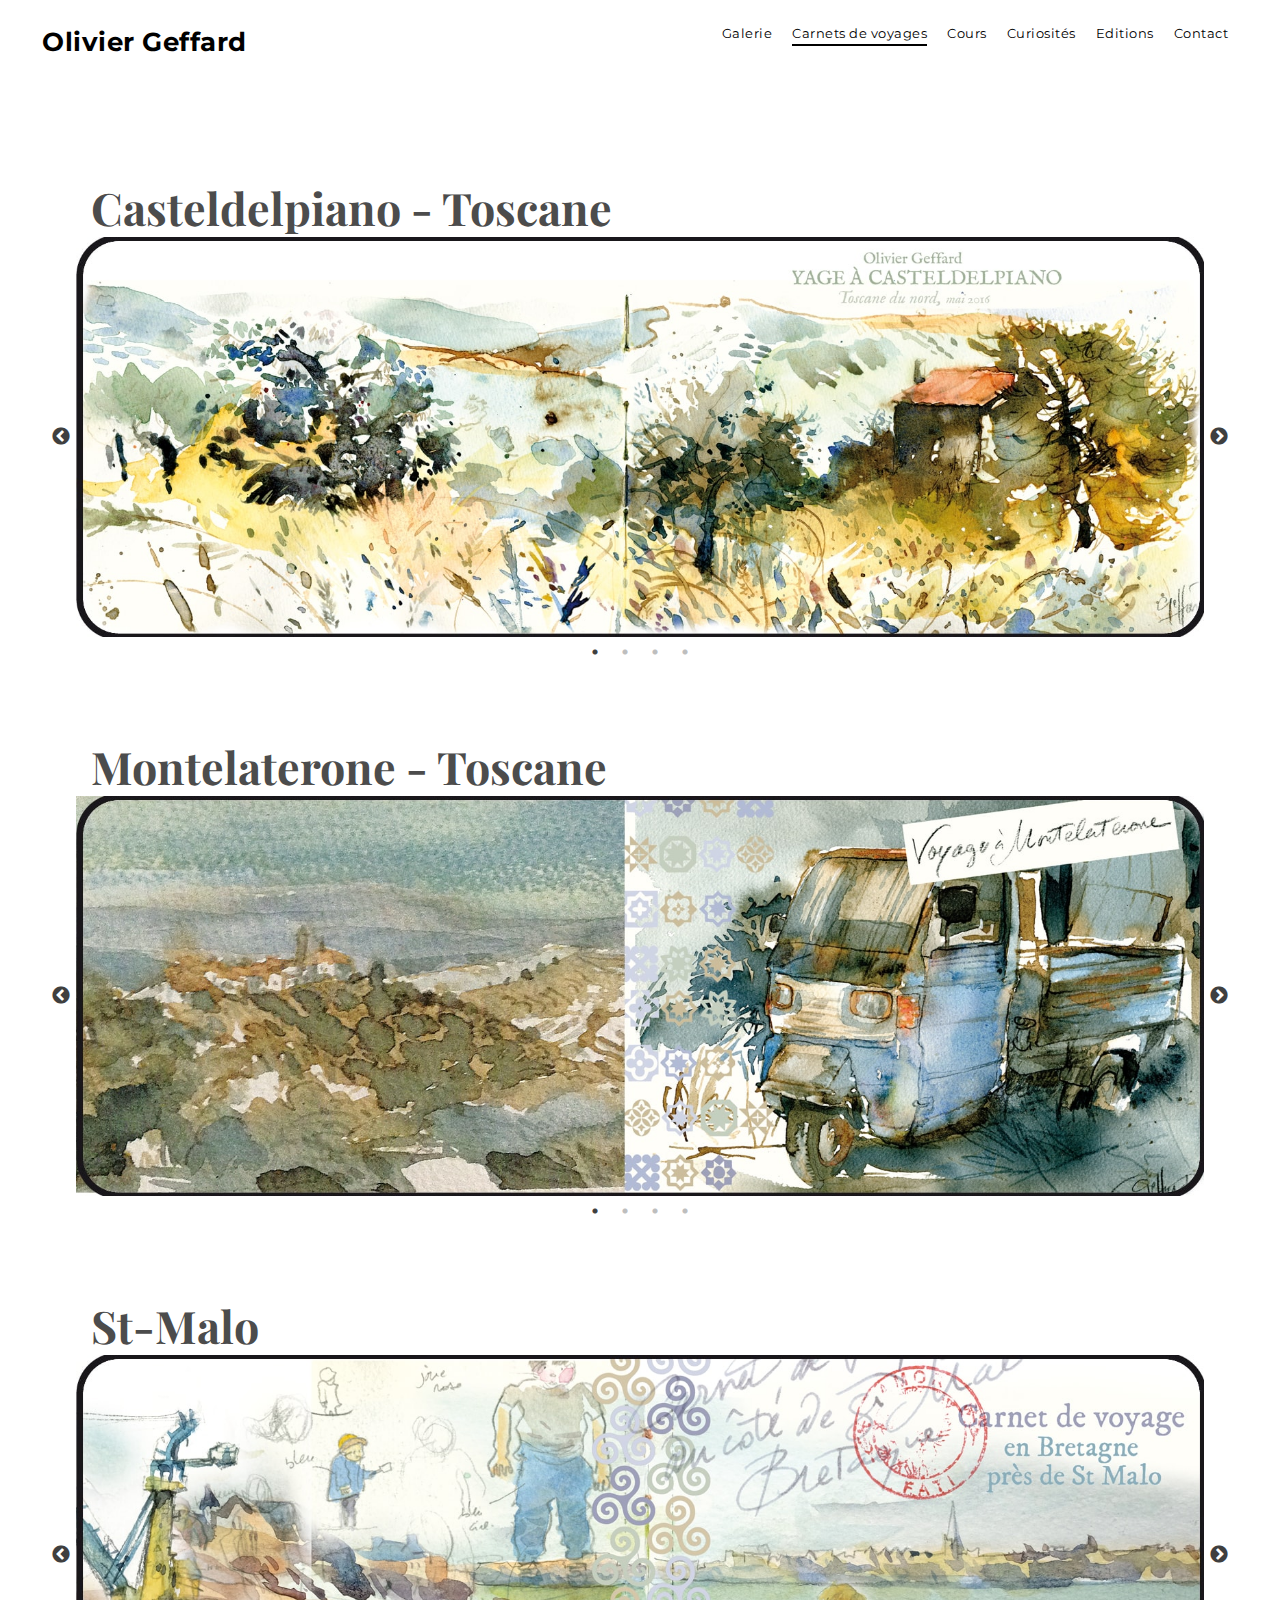
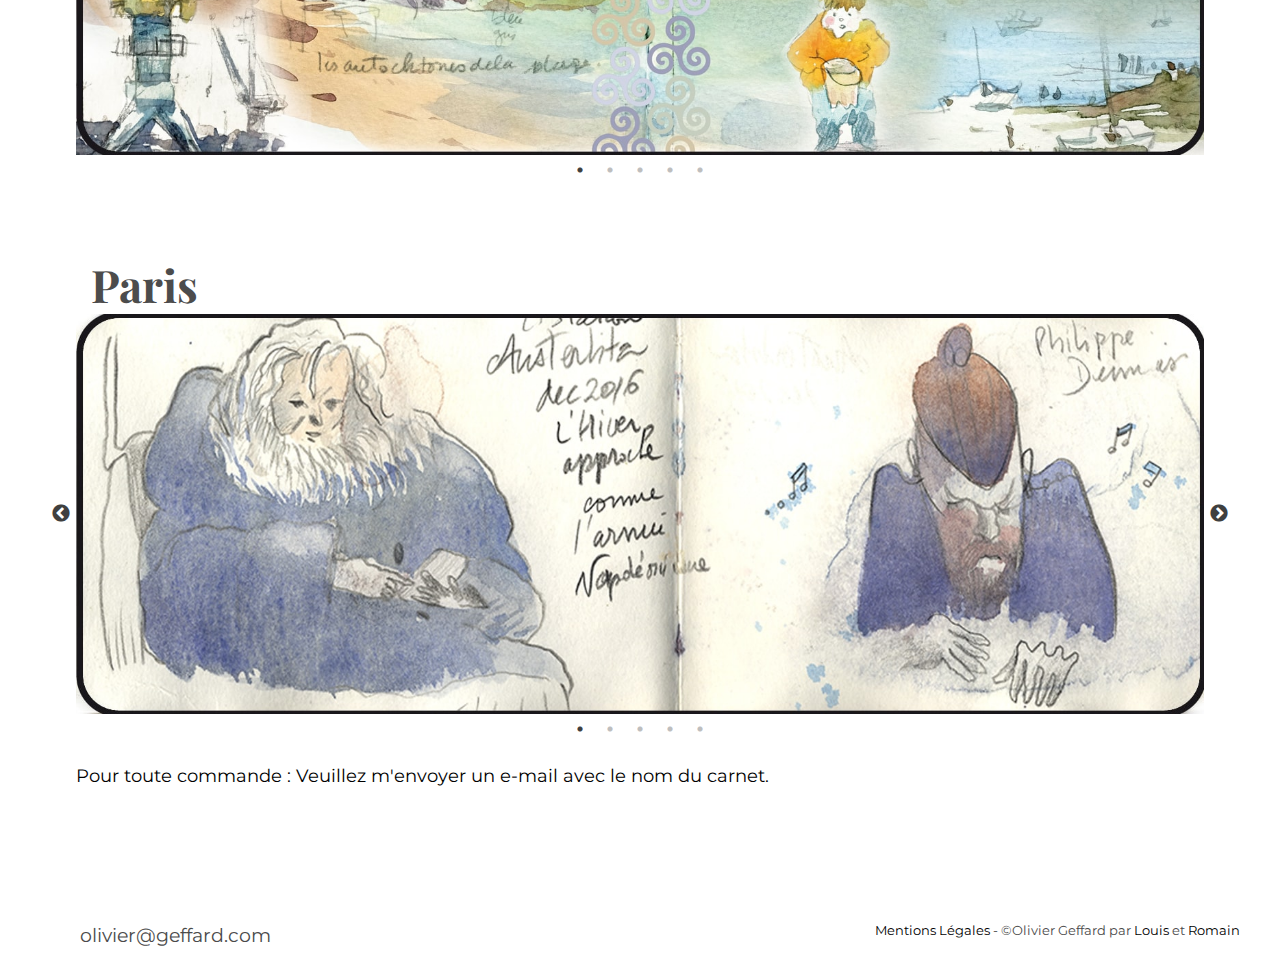
<file: pages/carnet.html>
<!DOCTYPE html>
<html lang="fr" dir="ltr">

<head>
    <meta charset="utf-8">
    <title>Olivier Geffard - Carnets de voyage, Toscane, ST-Malo, Paris</title>
    <meta name="description" content="Olivier Geffard, artiste peintre spécialisé dans les aquarelles, vous présente ses carnets de voyage, Toscane, Paris, Saint-Malo etc..." />
    <link rel="shortcut icon" href="../images/favicon.jpg"/>
    <link rel="stylesheet" href="../style/style.css">
    <link rel="stylesheet" type="text/css" href="../src/slick/slick.css"/>
    <link rel="stylesheet" type="text/css" href="../src/slick/slick-theme.css"/>
    <meta name="viewport" content="width=device-width, initial-scale=1.0">
    <link rel="stylesheet" href="https://use.fontawesome.com/releases/v5.0.13/css/all.css" integrity="sha384-DNOHZ68U8hZfKXOrtjWvjxusGo9WQnrNx2sqG0tfsghAvtVlRW3tvkXWZh58N9jp" crossorigin="anonymous">
</head>

<body>
  <div class="contener_carnets">
    <div class="header">
        <div class="hamburger">
          <input type="checkbox" class="openSidebarMenu" id="openSidebarMenu">
          <label for="openSidebarMenu" class="sidebarIconToggle">
            <div class="spinner diagonal part-1"></div>
            <div class="spinner horizontal"></div>
            <div class="spinner diagonal part-2"></div>
          </label>
          <div id="sidebarMenu">
            <ul class="sidebarMenuInner">
              <li>Olivier Geffard <span>Carnets de voyage</span></li>
              <li><a href="../index.html">Accueil</a></li>
              <li><a href="gallery.html">Galerie</a></li>
              <li><a href="cours.html">Cours</a></li>
              <li><a href="curiosite.html">Curiosités</a></li>
              <li><a href="edition.html">Editions</a></li>
              <li><a href="contact.html">Contact</a></li>
            </ul>
          </div>
        </div>
        <nav>
            <h1><a href="../index.html">Olivier Geffard</a></h1>
            <ul>
                <li><a href="gallery.html">Galerie</a></li>
                <li><a class="underline" href="#">Carnets de voyages</a></li>
                <li><a href="cours.html">Cours</a></li>
                <li><a href="curiosite.html">Curiosités</a></li>
                <li><a href="edition.html">Editions</a></li>
                <li><a href="contact.html">Contact</a></li>
            </ul>
        </nav>
    </div>
    <main>
        <p class="turn_the_phone">Basculez votre téléphone en format paysage pour mieux profiter des images</p>
        <div class="slider_container">
            <h2>Casteldelpiano - Toscane</h2>
            <div class="slider gallery">
                <img src="../images/1CASTELDELPIANO.jpg" alt="Yage à Casteldelpiano - Toscane">
                <img src="../images/2CASTELDELPIANO.jpg" alt="Paysage Casteldelpiano - Toscane">
                <img src="../images/3CASTELDELPIANO.jpg" alt="Spécialité Casteldelpiano - Toscane">
                <img src="../images/4CASTELDELPIANO.jpg" alt="Champ Casteldelpiano - Toscane">
            </div>
        </div>
        <div class="slider_container">
        <h2>Montelaterone - Toscane</h2>
            <div class="slider gallery">
                <img src="../images/1MONTELATERONE.jpg" alt="Voyage à Montelaterone - Toscane">
                <img src="../images/2MONTELATERONE.jpg" alt="Paysage Montelaterone - Toscane">
                <img src="../images/3MONTELATERONE.jpg" alt="Paysage 2 Montelaterone - Toscane">
                <img src="../images/5MONTELATERONE.jpg" alt="Paysage 3 Montelaterone - Toscane">
            </div>
        </div>
        <div class="slider_container">
            <h2>St-Malo</h2>
            <div class="slider gallery">
                <img src="../images/1STMALO.jpg" alt="Voyage en Bretagne prés de ST-Malo">
                <img src="../images/2STMALO.jpg" alt="Vacancier à la plage ST-Malo">
                <img src="../images/3STMALO.jpg" alt="Paysage de ST-Malo">
                <img src="../images/4bisSTMALO.jpg" alt="Plage et mer de ST-Malo">
                <img src="../images/5STMALO.jpg" alt="Nature morte ST-Malo">
            </div>
        </div>
        <div class="slider_container">
            <h2>Paris</h2>
            <div class="slider gallery">
                <img src="../images/2Paris.jpg" alt="Métro Paris">
                <img src="../images/3Paris.jpg" alt="Bar Paris">
                <img src="../images/5Paris.jpg" alt="Rue Paris">
                <img src="../images/6Paris.jpg" alt="Comptoire Paris">
                <img src="../images/7Paris.jpg" alt="Restaurant Paris">
            </div>
            <p>Pour toute <strong>commande</strong> : Veuillez m'envoyer un e-mail avec le nom du carnet.</p>
        </div>

    </main>
    <footer>
       <div class="mail_network">
           <a href="https://www.facebook.com/olivier.geffard.5" target="_blank"><i class="fab fa-facebook"></i></a>
           <a href="https://www.instagram.com/geff0/" target="_blank"><i class="fab fa-instagram"></i></a>
           <p class="mail">olivier@geffard.com</p>
       </div>
       <div class="mention"><a href="mentions.html">Mentions Légales</a> - ©Olivier Geffard par <a href="https://www.louislemoine.me/">Louis</a> et <a href="#">Romain</a></div>
    </footer>
  </div>
  <script src="../scripts/jquery.min.js"></script>
  <script src="../src/slick/slick.min.js"></script>
  <script src="../scripts/slickconfig.js"></script>
</body>

</html>
</file>
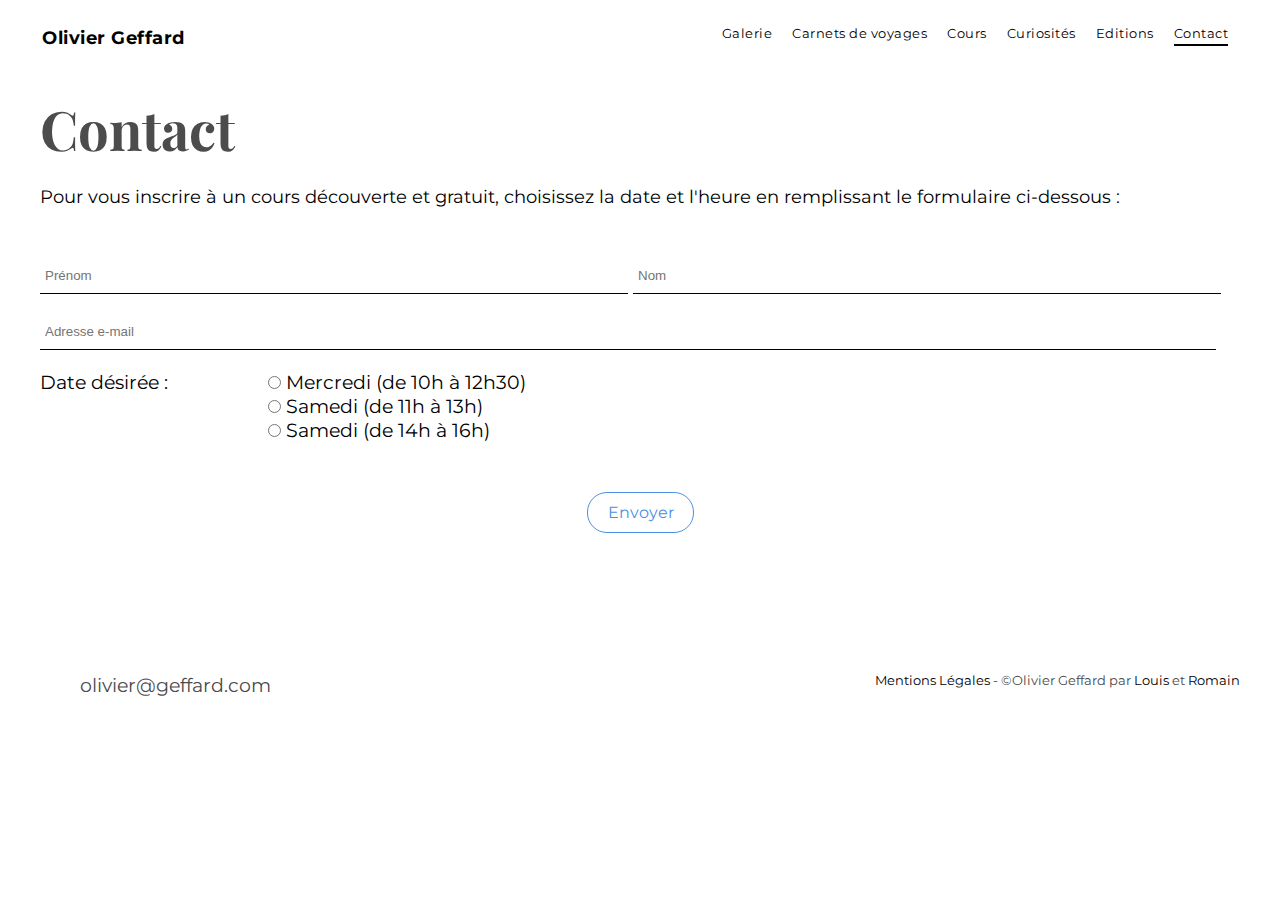
<file: pages/contact.html>
<!DOCTYPE html>
<html lang="fr" dir="ltr">
    <head>
        <meta charset="utf-8">
        <title>Olivier Geffard - Contact</title>
        <meta name="description" content=" Contactez Olivier Geffard afin de prendre un cours d'Aquarelle à Paris" />
        <link rel="shortcut icon" href="../images/favicon.jpg"/>
        <link rel="stylesheet" href="../style/style.css">
        <link rel="stylesheet" href="https://use.fontawesome.com/releases/v5.0.13/css/all.css" integrity="sha384-DNOHZ68U8hZfKXOrtjWvjxusGo9WQnrNx2sqG0tfsghAvtVlRW3tvkXWZh58N9jp" crossorigin="anonymous">
        <meta name="viewport" content="width=device-width, initial-scale=1.0">
    </head>
    <body>
        <div class="contener_contact">
            <div class="header">
              <div class="hamburger">
                <input type="checkbox" class="openSidebarMenu" id="openSidebarMenu">
                <label for="openSidebarMenu" class="sidebarIconToggle">
                  <div class="spinner diagonal part-1"></div>
                  <div class="spinner horizontal"></div>
                  <div class="spinner diagonal part-2"></div>
                </label>
                <div id="sidebarMenu">
                  <ul class="sidebarMenuInner">
                    <li>Olivier Geffard <span>Contact</span></li>
                    <li><a href="../index.html">Accueil</a></li>
                    <li><a href="gallery.html">Galerie</a></li>
                    <li><a href="carnet.html">Carnets de voyages</a></li>
                    <li><a href="cours.html">Cours</a></li>
                    <li><a href="edition.html">Editions</a></li>
                    <li><a href="curiosite.html">Curiosités</a></li>
                  </ul>
                </div>
              </div>
              <nav>
                  <p><a href="../index.html">Olivier Geffard</a></p> <!-- lien vers accueil à mettre-->
                  <ul>
                      <li><a href="gallery.html">Galerie</a></li>
                      <li><a href="carnet.html">Carnets de voyages</a></li>
                      <li><a href="cours.html">Cours</a></li>
                      <li><a href="curiosite.html">Curiosités</a></li>
                      <li><a href="edition.html">Editions</a></li>
                      <li><a class="underline" href="#">Contact</a></li>
                  </ul>
              </nav>
            </div>
            <main>
                <h1>Contact</h1>
                <p>Pour vous inscrire à <strong>un cours découverte et gratuit</strong>, choisissez la date et l'heure en remplissant le formulaire ci-dessous : </p>
                <form class="" action="index.html" method="post">
                    <div class="name">
                        <input type="text" id="name" name="" value="" placeholder="Prénom">
                        <input type="text" id="surname" name="" value="" placeholder="Nom">
                    </div>
                    <input type="email" id="inputmail" class="inputmail" name="" value="" placeholder="Adresse e-mail">
                    <div class="date">
                        <label for="">Date désirée :</label>
                        <div class="choix_date">
                            <div class="">
                                <input type="radio" id="contactChoice1"
                                 name="contact" value="">
                                <label for="contactChoice1">Mercredi (de 10h à 12h30)</label>
                            </div>
                            <div class="">
                                <input type="radio" id="contactChoice2"
                                 name="contact" value="">
                                <label for="contactChoice2">Samedi (de 11h à 13h)</label>
                            </div>
                            <div class="">
                                <input type="radio" id="contactChoice3"
                                 name="contact" value="">
                                <label for="contactChoice3">Samedi (de 14h à 16h)</label>
                            </div>
                        </div>
                    </div>
                </form>
                <a id="mail" href="mailto:olivier@geffard.com?subject=Prise de cours&amp;body=Le corps du message">Envoyer</a>
            </main>
            <footer>
               <div class="mail_network">
                   <a href="https://www.facebook.com/olivier.geffard.5" target="_blank"><i class="fab fa-facebook"></i></a>
                   <a href="https://www.instagram.com/geff0/" target="_blank"><i class="fab fa-instagram"></i></a>
                   <p class="mail">olivier@geffard.com</p>
               </div>
               <div class="mention"><a href="mentions.html">Mentions Légales</a> - ©Olivier Geffard par <a href="https://www.louislemoine.me/">Louis</a> et <a href="#">Romain</a></div>
            </footer>
        </div>
        <script src="../scripts/mail.js"></script>
    </body>
</html>
</file>
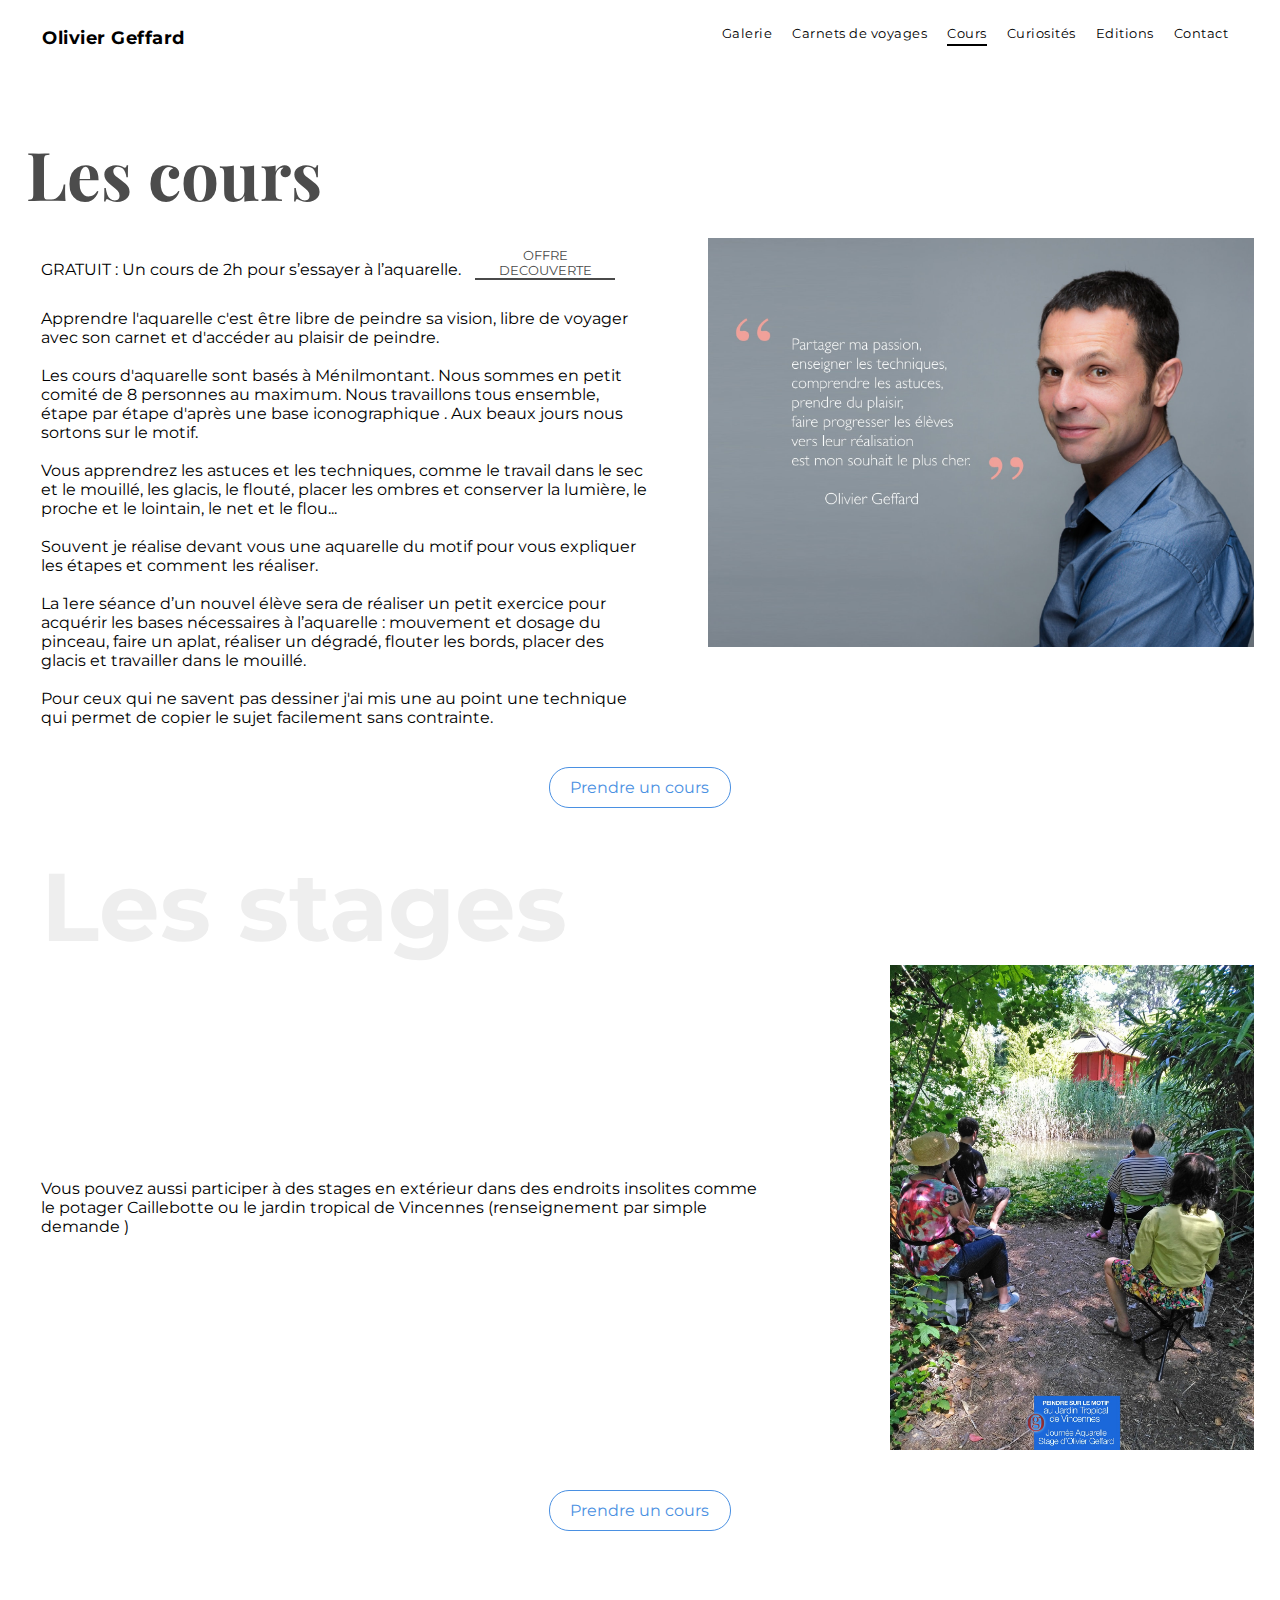
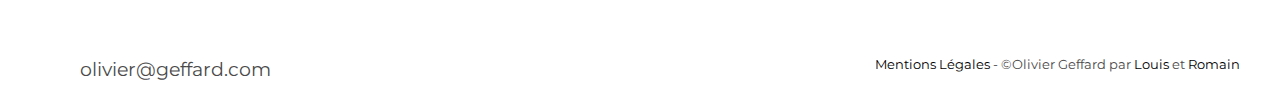
<file: pages/cours.html>
<!DOCTYPE html>
<html lang="fr" dir="ltr">

<head>
    <meta charset="utf-8">
    <title>Olivier Geffard - Cours Aquarelle Paris</title>
    <meta name="description" content="Cours d'aquarelle à Paris avec Olivier Geffard, artiste peintre passionné -1er Séance gratuite " />
    <link rel="shortcut icon" href="../images/favicon.jpg"/>
    <link rel="stylesheet" href="../style/style.css">
    <link rel="stylesheet" href="https://use.fontawesome.com/releases/v5.0.13/css/all.css" integrity="sha384-DNOHZ68U8hZfKXOrtjWvjxusGo9WQnrNx2sqG0tfsghAvtVlRW3tvkXWZh58N9jp" crossorigin="anonymous">
    <meta name="viewport" content="width=device-width, initial-scale=1.0">
</head>

<body>
  <div class="contener_cours">
    <div class="header">
        <div class="hamburger">
          <input type="checkbox" class="openSidebarMenu" id="openSidebarMenu">
          <label for="openSidebarMenu" class="sidebarIconToggle">
            <div class="spinner diagonal part-1"></div>
            <div class="spinner horizontal"></div>
            <div class="spinner diagonal part-2"></div>
          </label>
          <div id="sidebarMenu">
            <ul class="sidebarMenuInner">
              <li>Olivier Geffard <span>Cours</span></li>
              <li><a href="../index.html">Accueil</a></li>
              <li><a href="gallery.html">Galerie</a></li>
              <li><a href="carnet.html">Carnets de voyages</a></li>
              <li><a href="curiosite.html">Curiosités</a></li>
              <li><a href="edition.html">Editions</a></li>
              <li><a href="contact.html">Contact</a></li>
            </ul>
          </div>
        </div>
        <nav>
            <p><a href="../index.html">Olivier Geffard</a></p>
            <ul>
                <li><a href="gallery.html">Galerie</a></li>
                <li><a href="carnet.html">Carnets de voyages</a></li>
                <li><a class="underline" href="#">Cours</a></li>
                <li><a href="curiosite.html">Curiosités</a></li>
                <li><a href="edition.html">Editions</a></li>
                <li><a href="contact.html">Contact</a></li>
            </ul>
        </nav>
    </div>
    <main>
      <h1>Les cours</h1>
      <div class="cours_contenue">
        <p>
          <strong>GRATUIT :
          Un cours de 2h
          pour s’essayer à l’aquarelle.</strong>
          <a href="contact.html">OFFRE DECOUVERTE</a>
          <br><br>
          Apprendre l'aquarelle c'est être libre de peindre sa vision,
          libre de voyager avec son carnet et d'accéder au plaisir de peindre.
          <br><br>
          Les cours d'aquarelle sont basés à Ménilmontant.
          Nous sommes en petit comité de 8 personnes au maximum.
          Nous travaillons tous ensemble,
          étape par étape d'après une base iconographique .
          Aux beaux jours nous sortons sur le motif.
          <br><br>
          Vous apprendrez les astuces et les techniques,
          comme le travail dans le  sec et le mouillé, les glacis, le flouté,
          placer les ombres et conserver la lumière, le proche et le lointain, le net et le flou...
          <br><br>
          Souvent je réalise devant vous une aquarelle du motif
          pour vous expliquer les étapes et comment les réaliser.
          <br><br>
          La 1ere séance d’un nouvel élève sera de réaliser un petit exercice
          pour acquérir les bases nécessaires à l’aquarelle :
          mouvement et dosage du pinceau,
          faire un aplat, réaliser un dégradé, flouter les bords,
          placer des glacis et travailler dans le mouillé.
          <br><br>
          Pour ceux qui ne savent pas dessiner
          j'ai mis une au point une technique
          qui permet de copier le sujet facilement sans contrainte.
        </p>
        <img src="../images/portraitprof.jpg" alt="Citation du proffesseur d'aquarelle">
      </div>
      <a href="contact.html">Prendre un cours</a>
      <h2>Les stages</h2>
      <div class="cours_contenue">
        <p class="center">
          Vous pouvez aussi participer à des <strong>stages en extérieur</strong>
          dans des endroits insolites comme le potager Caillebotte
          ou le jardin tropical de Vincennes (renseignement par simple demande )
        </p>
        <img src="../images/cours.jpeg" alt="Image de cours en extérieur à Paris">
      </div>
      <a href="contact.html">Prendre un cours</a>
    </main>
    <footer>
       <div class="mail_network">
           <a href="https://www.facebook.com/olivier.geffard.5" target="_blank"><i class="fab fa-facebook"></i></a>
           <a href="https://www.instagram.com/geff0/" target="_blank"><i class="fab fa-instagram"></i></a>
           <p class="mail">olivier@geffard.com</p>
       </div>
       <div class="mention"><a href="mentions.html">Mentions Légales</a> - ©Olivier Geffard par <a href="https://www.louislemoine.me/">Louis</a> et <a href="#">Romain</a></div>
    </footer>
  </div>
</body>

</html>
</file>
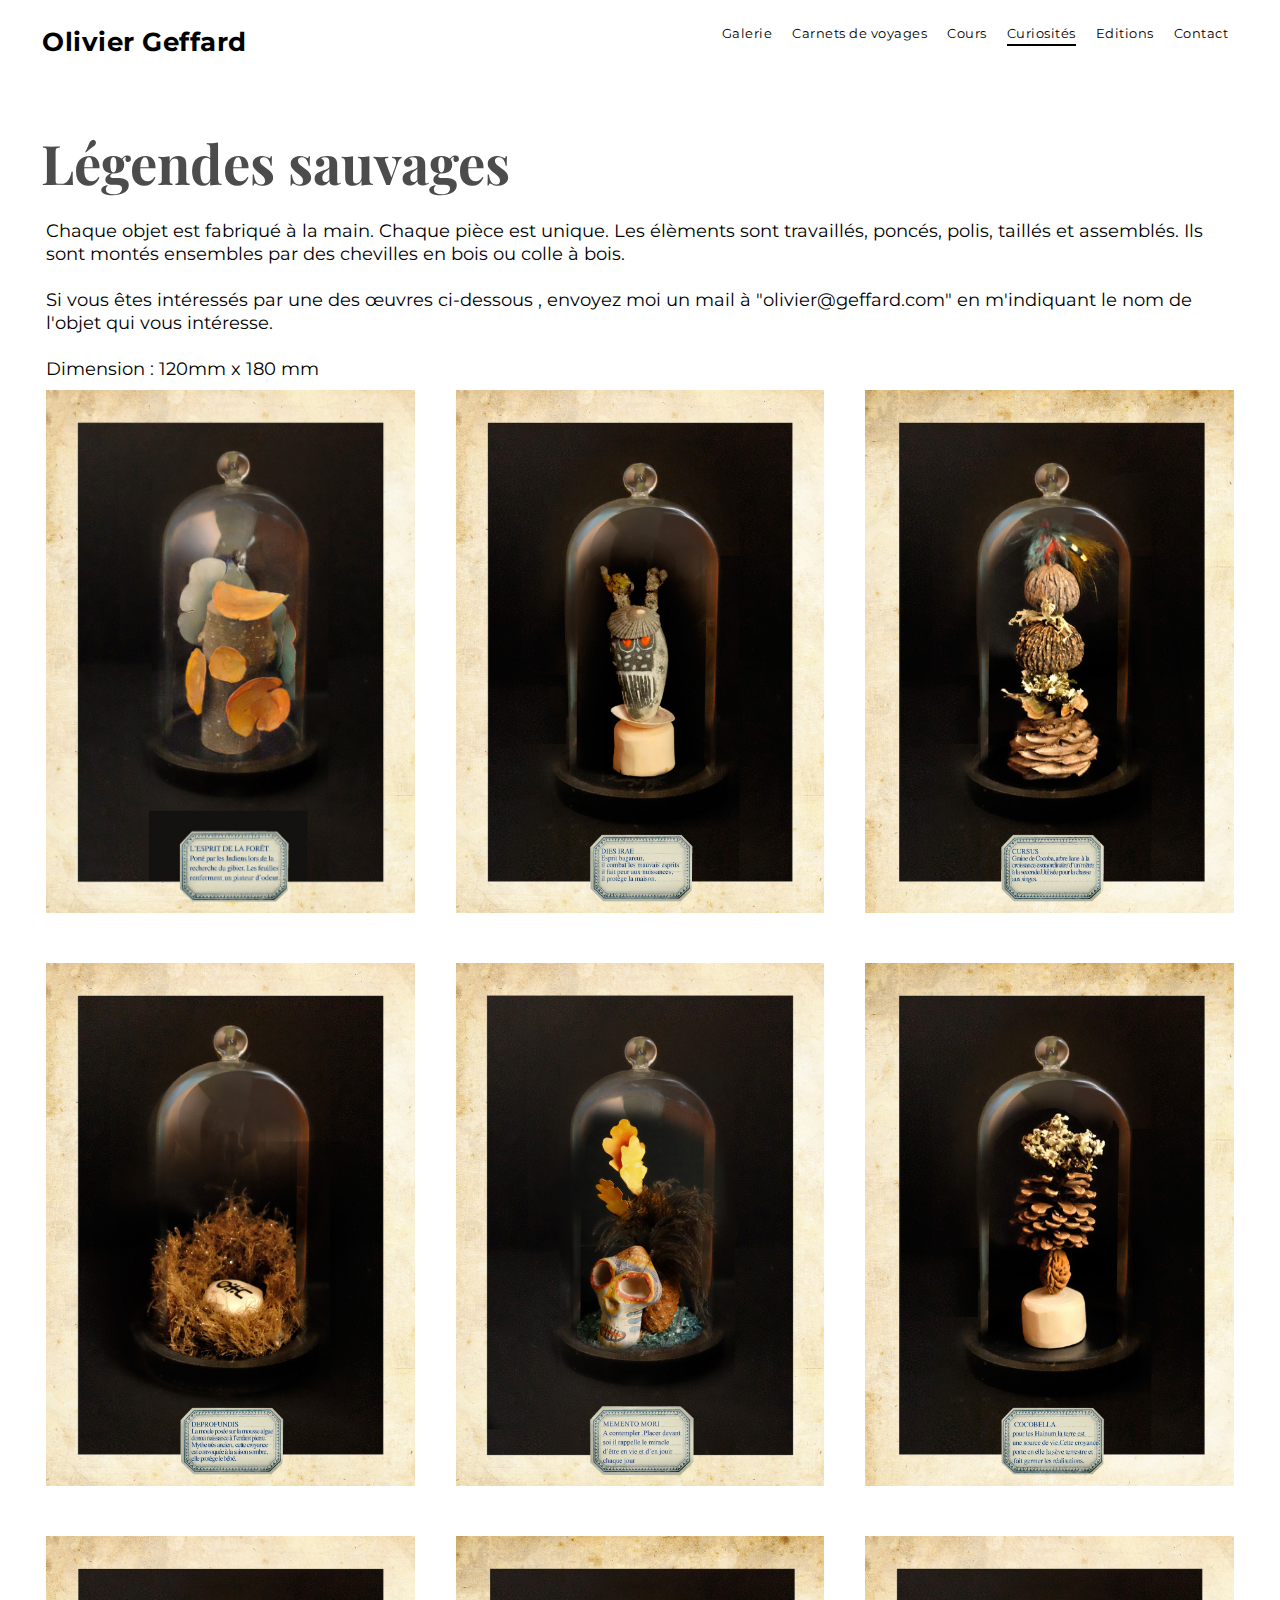
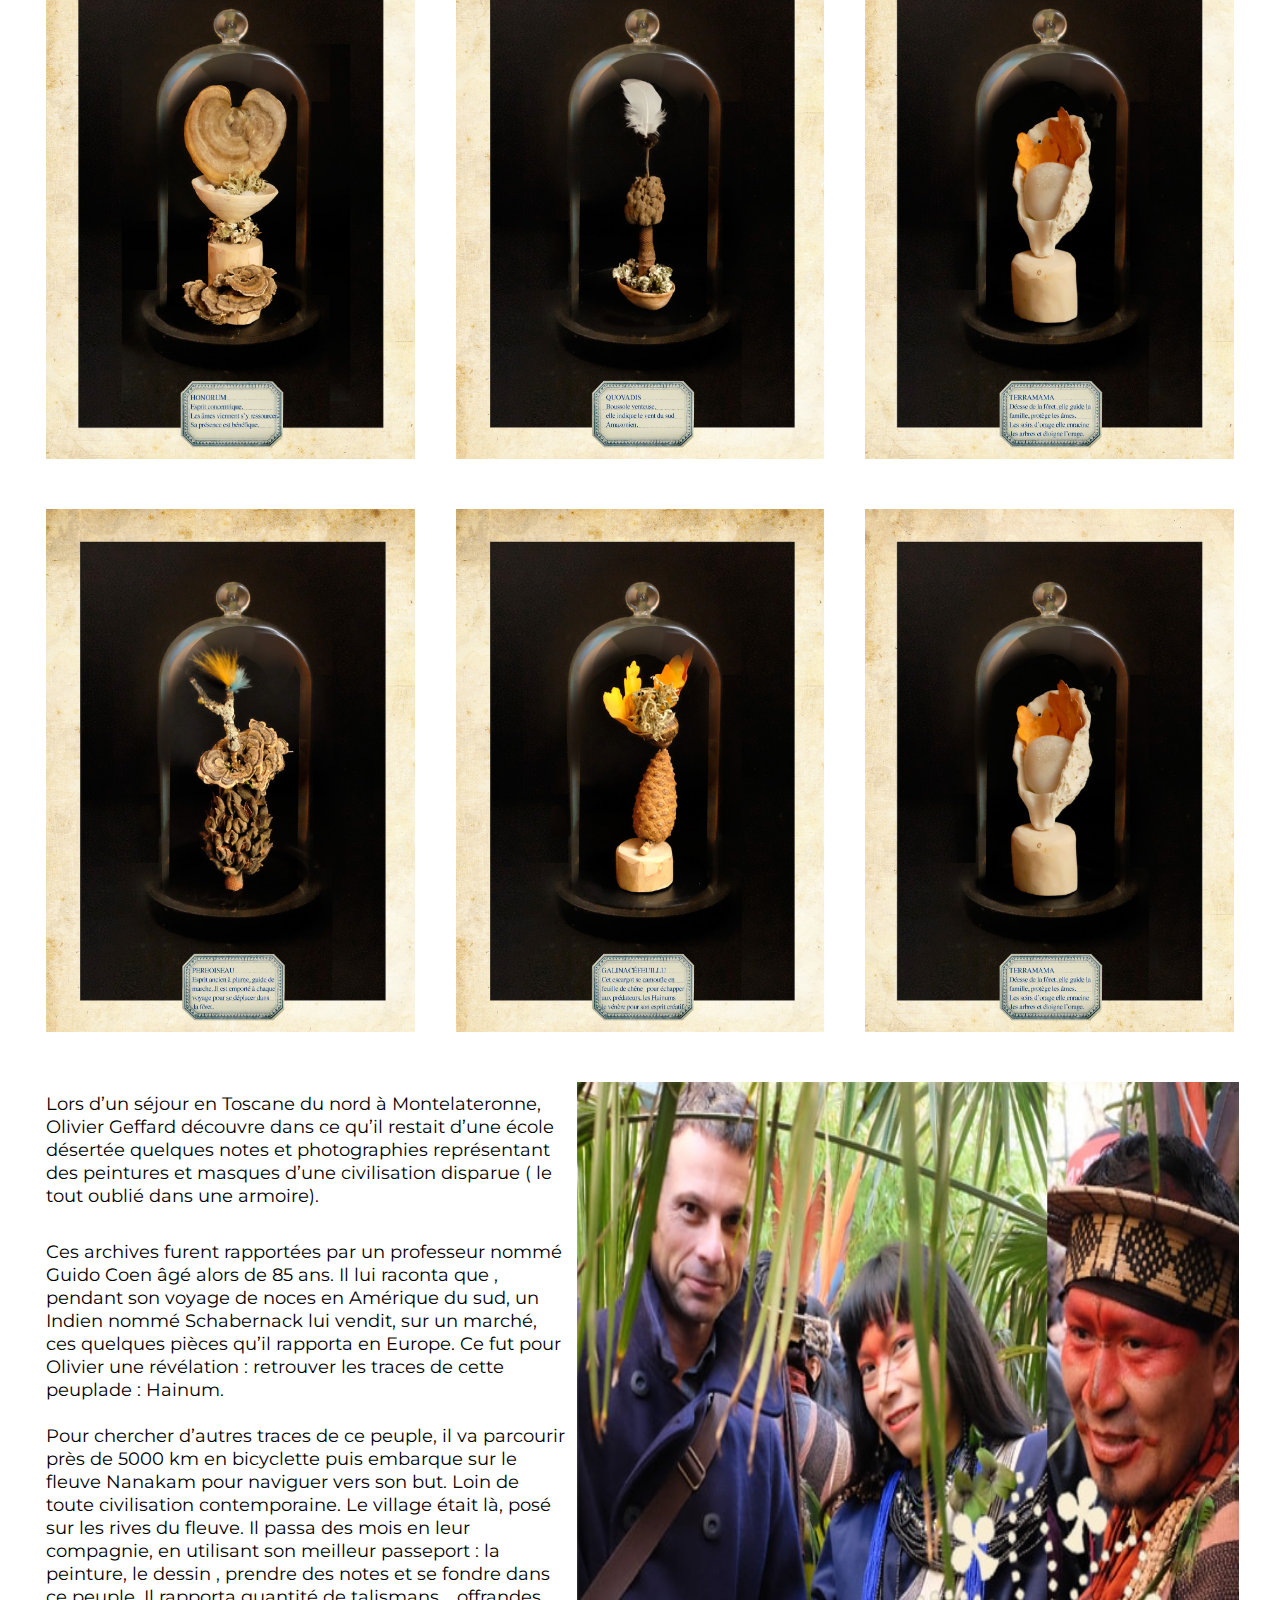
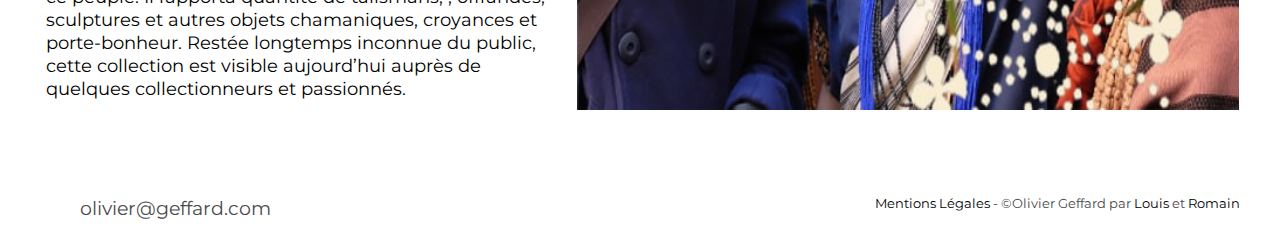
<file: pages/curiosite.html>
<!DOCTYPE html>
<html lang="fr" dir="ltr">

<head>
    <meta charset="utf-8">
    <title>Olivier Geffard - Curiosités et voyage</title>
    <meta name="description" content="Olivier Geffard, artiste peintre spécialisé dans les aquarelles, vous présente son cabinet de curiosités: des œuvre qu'il a crée en s'inspirant de ses voyages." />
    <link rel="shortcut icon" href="../images/favicon.jpg"/>
    <link rel="stylesheet" href="../style/style.css">
    <link rel="stylesheet" href="https://use.fontawesome.com/releases/v5.0.13/css/all.css" integrity="sha384-DNOHZ68U8hZfKXOrtjWvjxusGo9WQnrNx2sqG0tfsghAvtVlRW3tvkXWZh58N9jp" crossorigin="anonymous">
    <meta name="viewport" content="width=device-width, initial-scale=1.0">
</head>

<body>
  <div class="contener_curiosite">
    <header>
        <div class="hamburger">
          <input type="checkbox" class="openSidebarMenu" id="openSidebarMenu">
          <label for="openSidebarMenu" class="sidebarIconToggle">
            <div class="spinner diagonal part-1"></div>
            <div class="spinner horizontal"></div>
            <div class="spinner diagonal part-2"></div>
          </label>
          <div id="sidebarMenu">
            <ul class="sidebarMenuInner">
              <li>Olivier Geffard <span>Curiosités</span></li>
              <li><a href="../index.html">Accueil</a></li>
              <li><a href="gallery.html">Galerie</a></li>
              <li><a href="carnet.html">Carnets de voyages</a></li>
              <li><a href="cours.html">Cours</a></li>
              <li><a href="edition.html">Editions</a></li>
              <li><a href="contact.html">Contact</a></li>
            </ul>
          </div>
        </div>
        <nav>
            <h1><a href="../index.html">Olivier Geffard</a></h1>
            <ul>
                <li><a href="gallery.html">Galerie</a></li>
                <li><a href="carnet.html">Carnets de voyages</a></li>
                <li><a href="cours.html">Cours</a></li>
                <li><a class="underline" href="#">Curiosités</a></li>
                <li><a href="edition.html">Editions</a></li>
                <li><a href="contact.html">Contact</a></li>
            </ul>
        </nav>
    </header>
    <main>
      <h2>Légendes sauvages</h2>
      <p>
        Chaque objet est fabriqué à la main.
        Chaque pièce est unique.
        Les élèments sont travaillés, poncés, polis, taillés et assemblés.
        Ils sont montés ensembles par des chevilles en bois ou colle à bois.
        <br><br>
        Si vous êtes intéressés par une des œuvres ci-dessous , envoyez moi un mail à "olivier@geffard.com" en m'indiquant le nom de l'objet qui vous intéresse.
        <br><br>
        Dimension : 120mm x 180 mm
      </p>
      <div class="pictures">
        <div class="line">
          <img src="../images/espritforet.jpg" alt="arts sous cloche">
          <img src="../images/DIES-IRAE.jpg" alt="arts sous cloche">
          <img src="../images/CURSUS.jpg" alt="arts sous cloche">
        </div>
        <div class="line">
          <img src="../images/DEPROFUNDIS.jpg" alt="arts sous cloche">
          <img src="../images/Mementomori.jpg" alt="arts sous cloche">
          <img src="../images/COCOBELLA.jpg" alt="arts sous cloche">
        </div>
        <div class="line">
          <img src="../images/HONORUM.jpg" alt="arts sous cloche">
          <img src="../images/QUOVADIS.jpg" alt="arts sous cloche">
          <img src="../images/TERRAMAMA.jpg" alt="arts sous cloche">
        </div>
        <div class="line">
          <img src="../images/PEREOISEAU.jpg" alt="arts sous cloche">
          <img src="../images/GALINACEFEUILLU.jpg" alt="arts sous cloche">
          <img src="../images/TERRAMAMA.jpg" alt="arts sous cloche">
        </div>
      </div>
      <div class="curiosite_histoire">
        <div class="curiosite_histoire_text">
          <p>
            Lors d’un séjour en Toscane du nord à Montelateronne,
            Olivier Geffard découvre dans ce qu’il restait d’une école désertée
            quelques notes et photographies représentant des peintures et masques d’une civilisation disparue ( le tout oublié dans une armoire).
            <br><br>
          </p>
          <p>
            Ces archives furent rapportées par un professeur nommé Guido Coen âgé alors de 85 ans. Il lui raconta que , pendant son voyage de noces
            en Amérique du sud, un Indien nommé Schabernack lui vendit,
            sur un marché, ces quelques pièces qu’il rapporta en Europe.
            Ce fut pour Olivier une révélation : retrouver les traces de cette peuplade : Hainum.
            <br><br>
            Pour chercher d’autres traces de ce peuple, il va parcourir près de 5000 km en bicyclette puis embarque sur le fleuve Nanakam pour naviguer vers son but. Loin de toute civilisation contemporaine. Le village était là, posé sur les rives du fleuve. Il passa des mois en leur compagnie, en utilisant son meilleur passeport : la peinture, le dessin , prendre des notes et se fondre dans ce peuple. Il rapporta quantité de talismans, , offrandes, sculptures et autres objets chamaniques, croyances et porte-bonheur.
            Restée longtemps inconnue du public, cette collection est visible aujourd’hui auprès de quelques collectionneurs et passionnés.
          </p>
        </div>
        <img src="../images/indiens.jpg" alt="photo avec les indigènes">
      </div>
    </main>
    <footer>
       <div class="mail_network">
           <a href="https://www.facebook.com/olivier.geffard.5" target="_blank"><i class="fab fa-facebook"></i></a>
           <a href="https://www.instagram.com/geff0/" target="_blank"><i class="fab fa-instagram"></i></a>
           <p class="mail">olivier@geffard.com</p>
       </div>
       <div class="mention"><a href="mentions.html">Mentions Légales</a> - ©Olivier Geffard par <a href="https://www.louislemoine.me/">Louis</a> et <a href="#">Romain</a></div>
    </footer>
  </div>
</body>

</html>
</file>
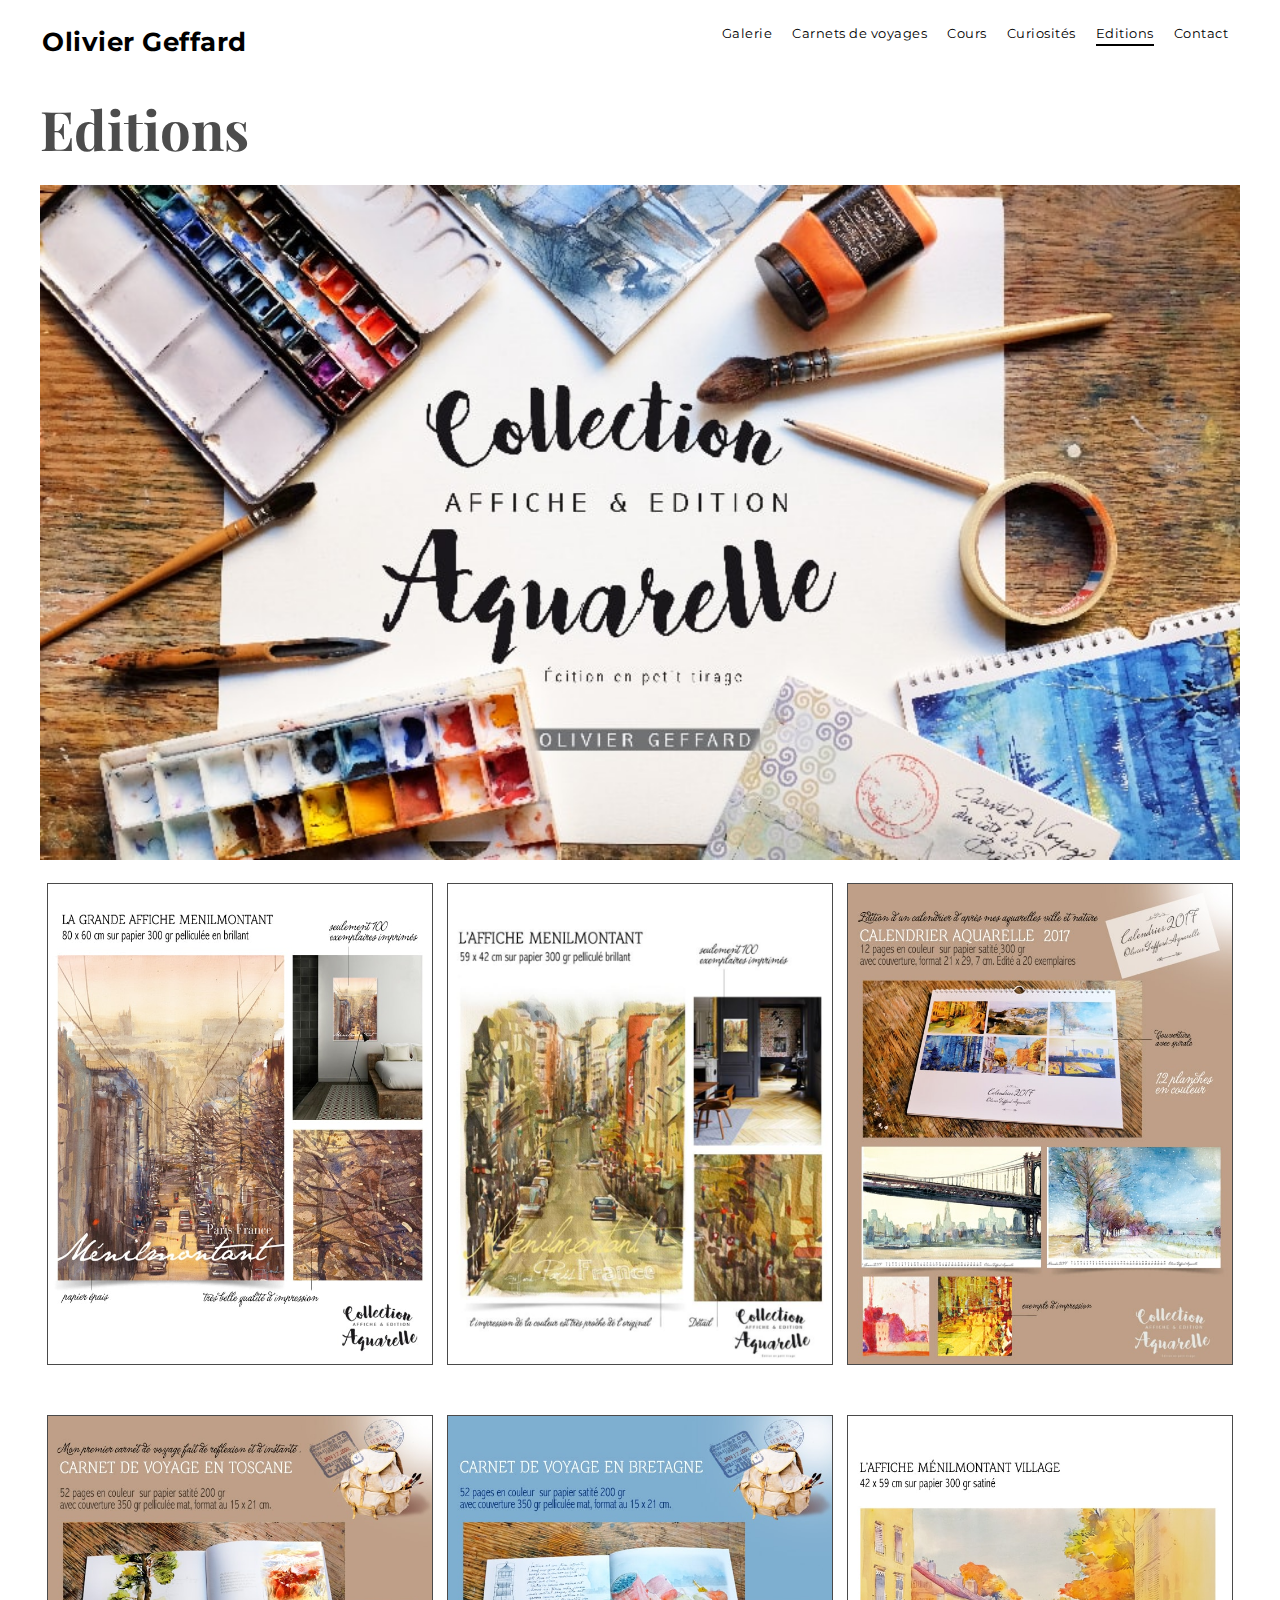
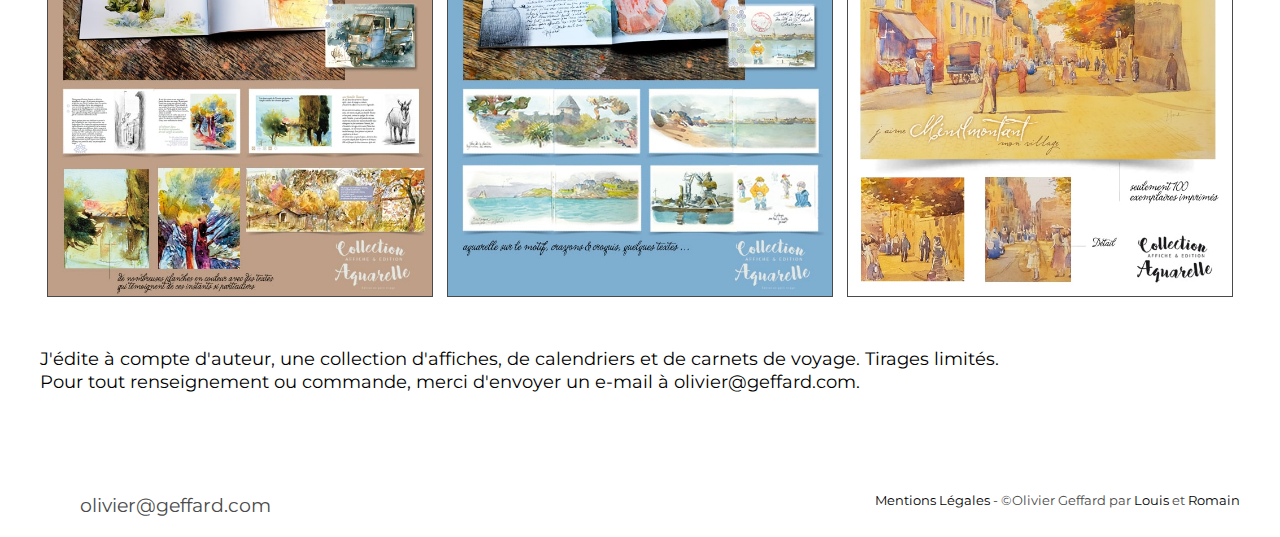
<file: pages/edition.html>
<!DOCTYPE html>
<html lang="fr" dir="ltr">
    <head>
        <meta charset="utf-8">
        <title>Olivier Geffard - Achat affiches, calendrier, carnets de voyages</title>
        <meta name="description" content=" Olivier Geffard – Ventes d'affiches, de calendrier et de carnet de voyages." />
        <link rel="shortcut icon" href="../images/favicon.jpg"/>
        <link rel="stylesheet" href="../style/style.css">
        <link rel="stylesheet" href="https://use.fontawesome.com/releases/v5.0.13/css/all.css" integrity="sha384-DNOHZ68U8hZfKXOrtjWvjxusGo9WQnrNx2sqG0tfsghAvtVlRW3tvkXWZh58N9jp" crossorigin="anonymous">
        <meta name="viewport" content="width=device-width, initial-scale=1.0">
    </head>
    <body>
        <div class="contener_edition">
              <header>
                <div class="hamburger">
                  <input type="checkbox" class="openSidebarMenu" id="openSidebarMenu">
                  <label for="openSidebarMenu" class="sidebarIconToggle">
                    <div class="spinner diagonal part-1"></div>
                    <div class="spinner horizontal"></div>
                    <div class="spinner diagonal part-2"></div>
                  </label>
                  <div id="sidebarMenu">
                    <ul class="sidebarMenuInner">
                      <li>Olivier Geffard <span>Editions</span></li>
                      <li><a href="../index.html">Accueil</a></li>
                      <li><a href="gallery.html">Galerie</a></li>
                      <li><a href="carnet.html">Carnets de voyages</a></li>
                      <li><a href="cours.html">Cours</a></li>
                      <li><a href="curiosite.html">Curiosités</a></li>
                      <li><a href="contact.html">Contact</a></li>
                    </ul>
                  </div>
                </div>
                <nav>
                    <h1><a href="../index.html">Olivier Geffard</a></h1>
                    <ul>
                        <li><a href="gallery.html">Galerie</a></li>
                        <li><a href="carnet.html">Carnets de voyages</a></li>
                        <li><a href="cours.html">Cours</a></li>
                        <li><a href="curiosite.html">Curiosités</a></li>
                        <li><a class="underline" href="#">Editions</a></li>
                        <li><a href="contact.html">Contact</a></li>
                    </ul>
                </nav>
            </header>
            <main>
                <h2>Editions</h2>
                <img class="first_picture" src="../images/fond-collection-Aquarelle-edition.jpg" alt="Images de présentation des aquarelles">
                <div class="gallery">
                    <div class="line">
                        <img src="../images/Grande-Affiche.jpg" alt="Image de présentation des grandes affiche en aquarelle">
                        <img src="../images/affaiche.png" alt="Immage de présentation des affiches aquarelle">
                        <img src="../images/Calendrier-2017.jpg" alt="Image de présentation des calendriers décoré d'aquarelle">
                    </div>
                    <div class="line">
                        <img src="../images/Toscane-carnet.jpg" alt="Image de présentation des carnets de voyage en Toscane">
                        <img src="../images/Bretagne.jpg" alt="Image de présentation des carnets de voyages en Bretagne">
                        <img src="../images/Affiche-menilmont-village.jpg" alt="Image de présentation des affiche de Menilmontant">
                    </div>
                    </div>
                    <div class="prix">
                        <p>J'édite à compte d'auteur, une collection d'affiches, de calendriers et de carnets de voyage. Tirages limités.</p>
                        <p>Pour tout renseignement ou commande, merci d'envoyer un e-mail à olivier@geffard.com.</p>
                    </div>
            </main>
            <footer>
               <div class="mail_network">
                   <a href="https://www.facebook.com/olivier.geffard.5" target="_blank"><i class="fab fa-facebook"></i></a>
                   <a href="https://www.instagram.com/geff0/" target="_blank"><i class="fab fa-instagram"></i></a>
                   <p class="mail">olivier@geffard.com</p>
               </div>
               <div class="mention"><a href="mentions.html">Mentions Légales</a> - ©Olivier Geffard par <a href="https://www.louislemoine.me/">Louis</a> et <a href="#">Romain</a></div>
            </footer>
        </div>
    </body>
</html>
</file>
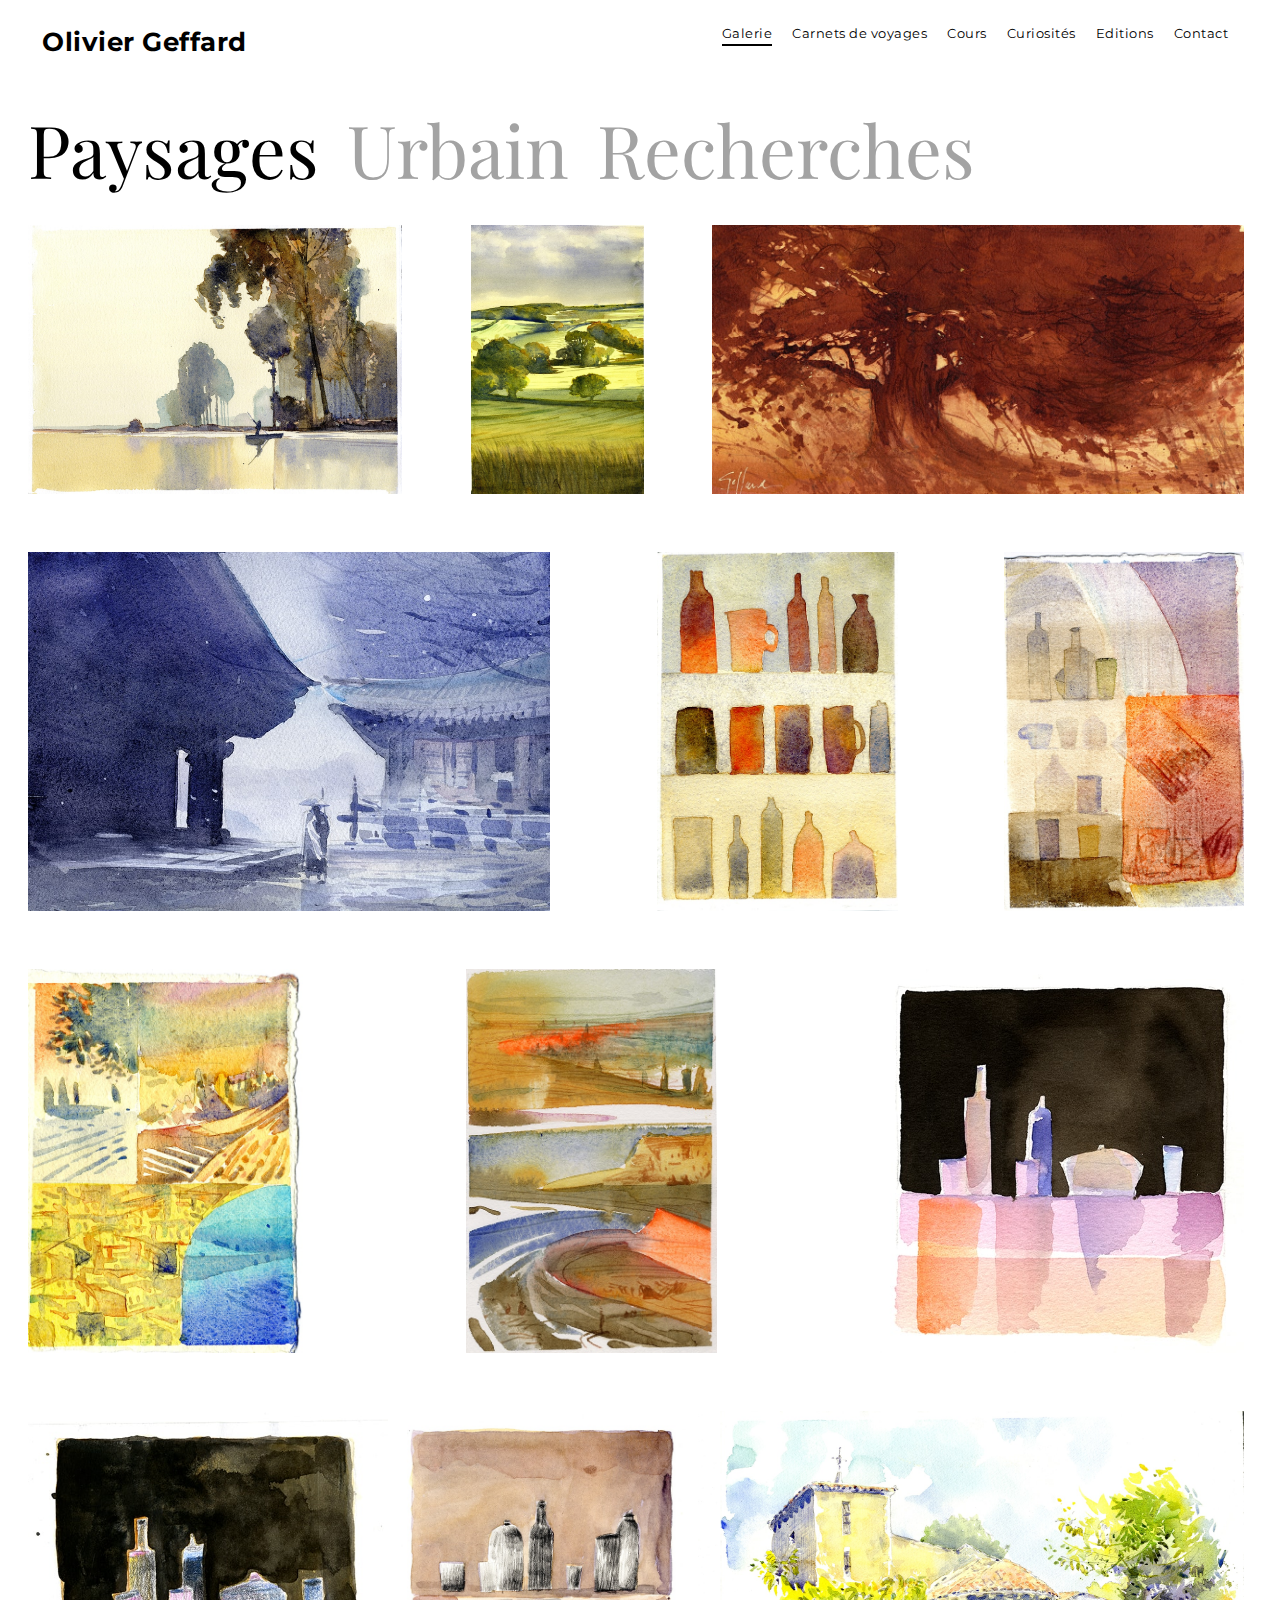
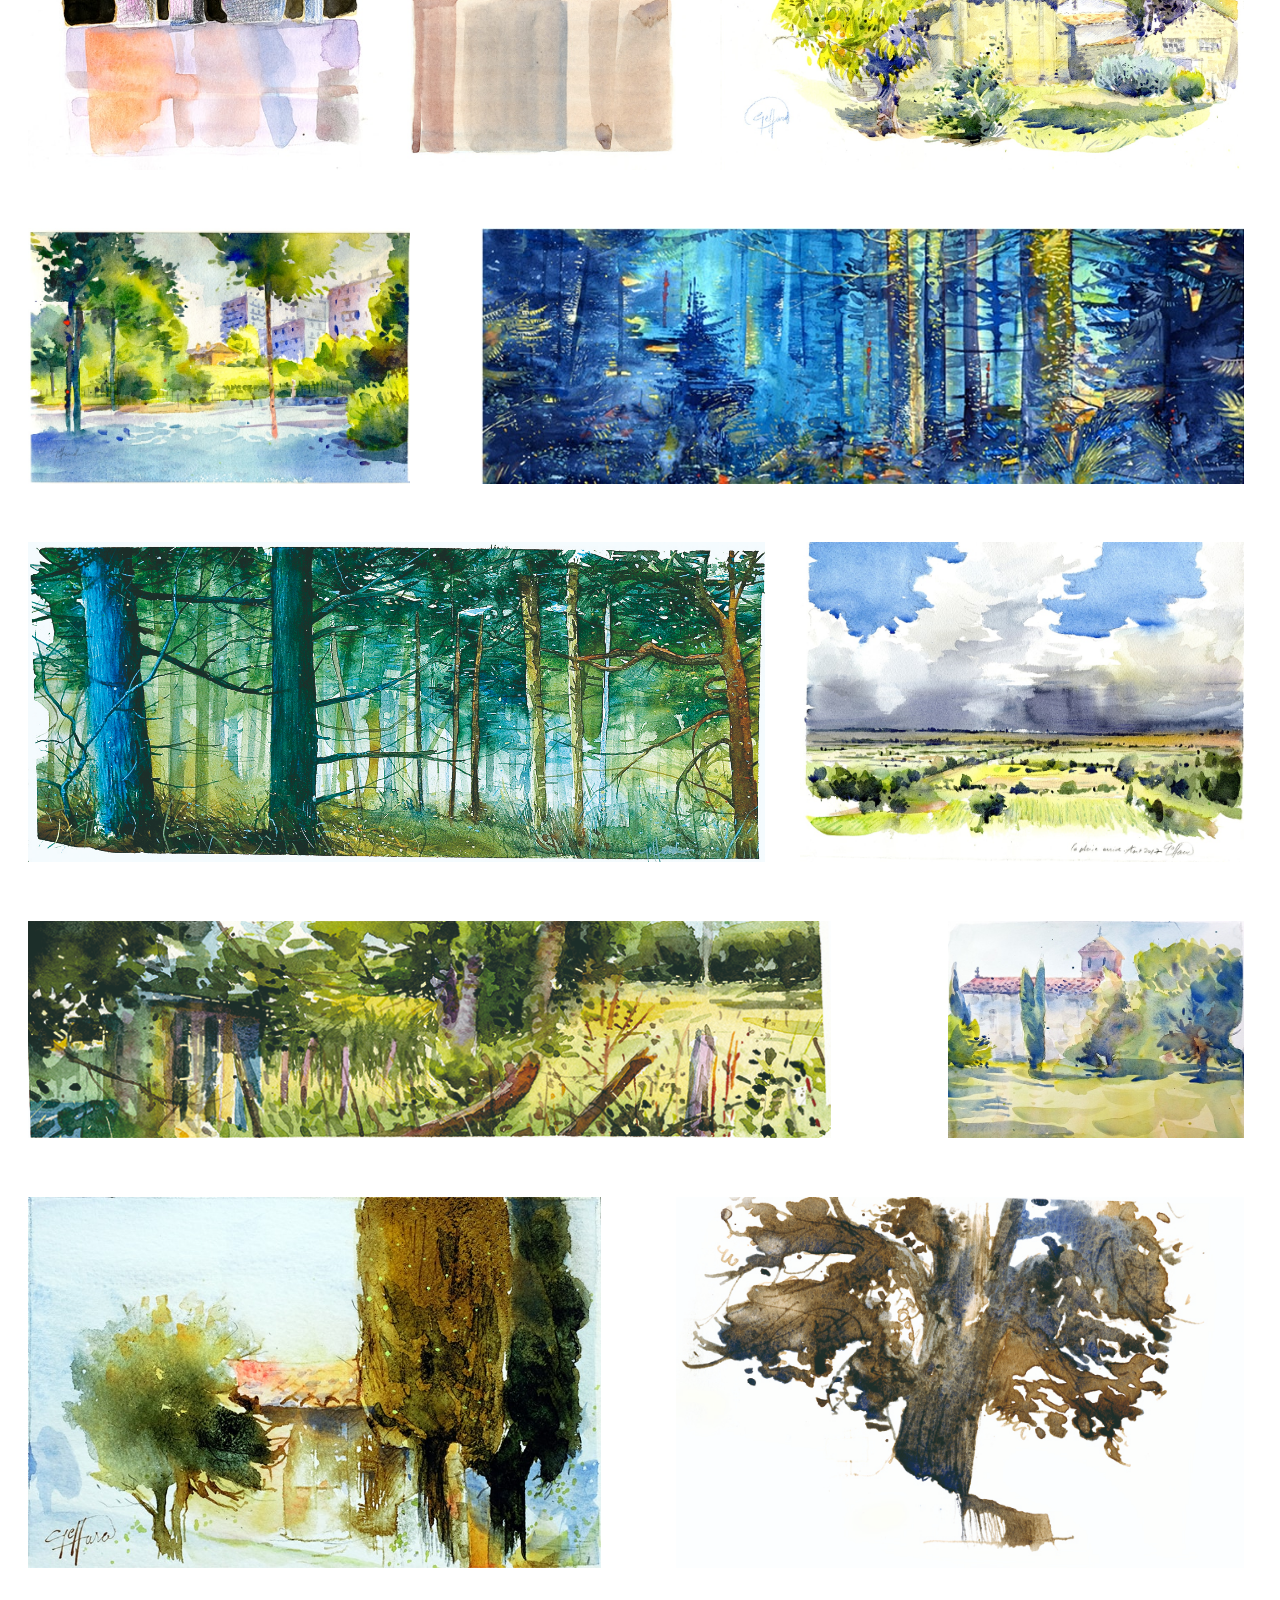
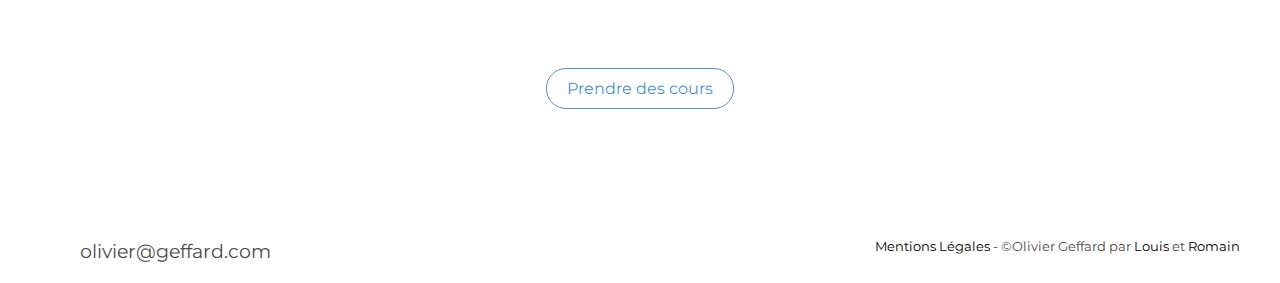
<file: pages/gallery.html>
<!DOCTYPE html>
<html lang="fr" dir="ltr">
  <head>
      <meta charset="utf-8">
      <meta name="viewport" content="width=device-width, initial-scale=1.0, user-scalable=no">
      <title>Olivier Geffard - Galerie Peinture Aquarelle</title>
      <meta name="description" content="Olivier Geffard, artiste peintre spécialisé dans les aquarelles, vous présente sa gallerie d’œuvre aquarelle" />
      <link rel="shortcut icon" href="../images/favicon.jpg"/>
      <link rel="stylesheet" href="../style/style.css">
      <link rel="stylesheet" href="https://use.fontawesome.com/releases/v5.0.13/css/all.css" integrity="sha384-DNOHZ68U8hZfKXOrtjWvjxusGo9WQnrNx2sqG0tfsghAvtVlRW3tvkXWZh58N9jp" crossorigin="anonymous">
  </head>
  <body>
      <div class="contener">
          <header>
            <div class="hamburger">
              <input type="checkbox" class="openSidebarMenu" id="openSidebarMenu">
              <label for="openSidebarMenu" class="sidebarIconToggle">
                <div class="spinner diagonal part-1"></div>
                <div class="spinner horizontal"></div>
                <div class="spinner diagonal part-2"></div>
              </label>
              <div id="sidebarMenu">
                <ul class="sidebarMenuInner">
                  <li>Olivier Geffard <span>Galerie</span></li>
                  <li><a href="../index.html">Accueil</a></li>
                  <li><a href="carnet.html">Carnets de voyages</a></li>
                  <li><a href="cours.html">Cours</a></li>
                  <li><a href="curiosite.html">Curiosités</a></li>
                  <li><a href="edition.html">Editions</a></li>
                  <li><a href="contact.html">Contact</a></li>
                </ul>
              </div>
            </div>
            <nav>
              <h1><a href="../index.html">Olivier Geffard</a></h1>
              <ul>
                <li><a class="underline" href="#">Galerie</a></li>
                <li><a href="carnet.html">Carnets de voyages</a></li>
                <li><a href="cours.html">Cours</a></li>
                <li><a href="curiosite.html">Curiosités</a></li>
                <li><a href="edition.html">Editions</a></li>
                <li><a href="contact.html">Contact</a></li>
              </ul>
            </nav>
          </header>
          <div class="bigMenu">
            <ul>
              <li class="natures"><h2><a href="#" class="current">Paysages</a></h2></li>
              <li class="ville"><h2><a href="#">Urbain</a></h2></li>
              <li class="danse"><h2><a href="#">Recherches</a></h2></li>
            </ul>
          </div>
          <div class="imagesAquarelle">
            <div class="line">
              <div class="hover">
                <img class="naturesHeight" src="../images/natures0.jpg" alt="peinture aquarelle" title="aquarelle">
                <div class="galery_text">
                  <p>Batelier</p>
                </div>
              </div>
              <div class="hover">
                <img class="naturesHeight" src="../images/natures1.jpg" alt="peinture aquarelle" title="aquarelle">
                <div class="galery_text">
                  <p>campagne anglaise</p>
                </div>
              </div>
              <div class="hover">
                <img class="naturesHeight" src="../images/natures2.jpg" alt="peinture aquarelle" title="aquarelle">
                <div class="galery_text">
                  <p>batelier Arbre et vent</p>
                </div>
              </div>
            </div>
            <div class="line">
              <div class="hover">
                <img src="../images/natures3.jpg" alt="peinture aquarelle" title="aquarelle">
                <div class="galery_text">
                  <p>monastère moine bleu</p>
                </div>
              </div>
              <div class="hover">
                <img src="../images/natures4.jpg" alt="peinture aquarelle" title="aquarelle">
                <div class="galery_text">
                  <p>nature morte bouteille Toscane</p>
                </div>
              </div>
              <div class="hover">
                <img src="../images/natures5.jpg" alt="peinture aquarelle" title="aquarelle">
                <div class="galery_text">
                  <p>nature morte rouge Toscane</p>
                </div>
              </div>
            </div>
            <div class="line">
              <div class="hover">
                <img src="../images/natures6.jpg" alt="peinture aquarelle" title="aquarelle">
                <div class="galery_text">
                  <p>nature morte Toscane</p>
                </div>
              </div>
              <div class="hover">
                <img src="../images/natures7.jpg" alt="peinture aquarelle" title="aquarelle">
                <div class="galery_text">
                  <p>plaine fleuve Toscane</p>
                </div>
              </div>
              <div class="hover">
                <img src="../images/natures8.jpg" alt="peinture aquarelle" title="aquarelle">
                <div class="galery_text">
                  <p>pots aquarelle Joelle</p>
                </div>
              </div>
            </div>
            <div class="line">
              <div class="hover">
                <img src="../images/natures9.jpg" alt="peinture aquarelle" title="aquarelle">
                <div class="galery_text">
                  <p>pots encre nature morte</p>
                </div>
              </div>
              <div class="hover">
                <img src="../images/natures10.jpg" alt="peinture aquarelle" title="aquarelle">
                <div class="galery_text">
                  <p>pots nature morte sepia</p>
                </div>
              </div>
              <div class="hover">
                <img src="../images/natures11.jpg" alt="peinture aquarelle" title="aquarelle">
                <div class="galery_text">
                  <p>St Solin De Conac</p>
                </div>
              </div>
            </div>
            <div class="line">
              <div class="hover">
                <img src="../images/natures12.jpg" alt="peinture aquarelle" title="aquarelle">
                <div class="galery_text">
                  <p>jardin Bidassoa vue de la place Nadaud</p>
                </div>
              </div>
              <div class="hover">
                <img src="../images/natures13.jpg" alt="peinture aquarelle" title="aquarelle">
                <div class="galery_text">
                  <p>foret bleue</p>
                </div>
              </div>
            </div>
            <div class="line">
              <div class="hover">
                <img src="../images/natures14.jpg" alt="peinture aquarelle" title="aquarelle">
                <div class="galery_text">
                  <p>Sousbois panoramique</p>
                </div>
              </div>
              <div class="hover">
                <img src="../images/natures15.jpg" alt="peinture aquarelle" title="aquarelle">
                <div class="galery_text">
                  <p>estuaire avant l'orage</p>
                </div>
              </div>
            </div>
            <div class="line">
              <div class="hover">
                <img src="../images/natures16.jpg" alt="peinture aquarelle" title="aquarelle">
                <div class="galery_text">
                  <p>cabanne de jardinier</p>
                </div>
              </div>
              <div class="hover">
                <img src="../images/natures17.jpg" alt="peinture aquarelle" title="aquarelle">
                <div class="galery_text">
                  <p>Eglise aout 13h</p>
                </div>
              </div>
            </div>
            <div class="line">
              <div class="hover">
                <img src="../images/natures18.jpg" alt="peinture aquarelle" title="aquarelle">
                <div class="galery_text">
                  <p>ecurie toscane</p>
                </div>
              </div>
              <div class="hover">
                <img src="../images/natures19.jpg" alt="peinture aquarelle" title="aquarelle">
                <div class="galery_text">
                  <p>chene brounoix</p>
                </div>
              </div>
            </div>
          </div>
          <div class="button">
            <a href="cours.html">
              Prendre des cours
            </a>
          </div>
          <footer>
             <div class="mail_network">
                 <a href="https://www.facebook.com/olivier.geffard.5" target="_blank"><i class="fab fa-facebook"></i></a>
                 <a href="https://www.instagram.com/geff0/" target="_blank"><i class="fab fa-instagram"></i></a>
                 <p class="mail">olivier@geffard.com</p>
             </div>
             <div class="mention"><a href="mentions.html">Mentions Légales</a> - ©Olivier Geffard par <a href="https://www.louislemoine.me/">Louis</a> et <a href="#">Romain</a></div>
          </footer>
      </div>
      <script src="../database/data.json"></script>
      <script type="text/javascript" src="../scripts/main.js"></script>
  </body>
</html>
</file>
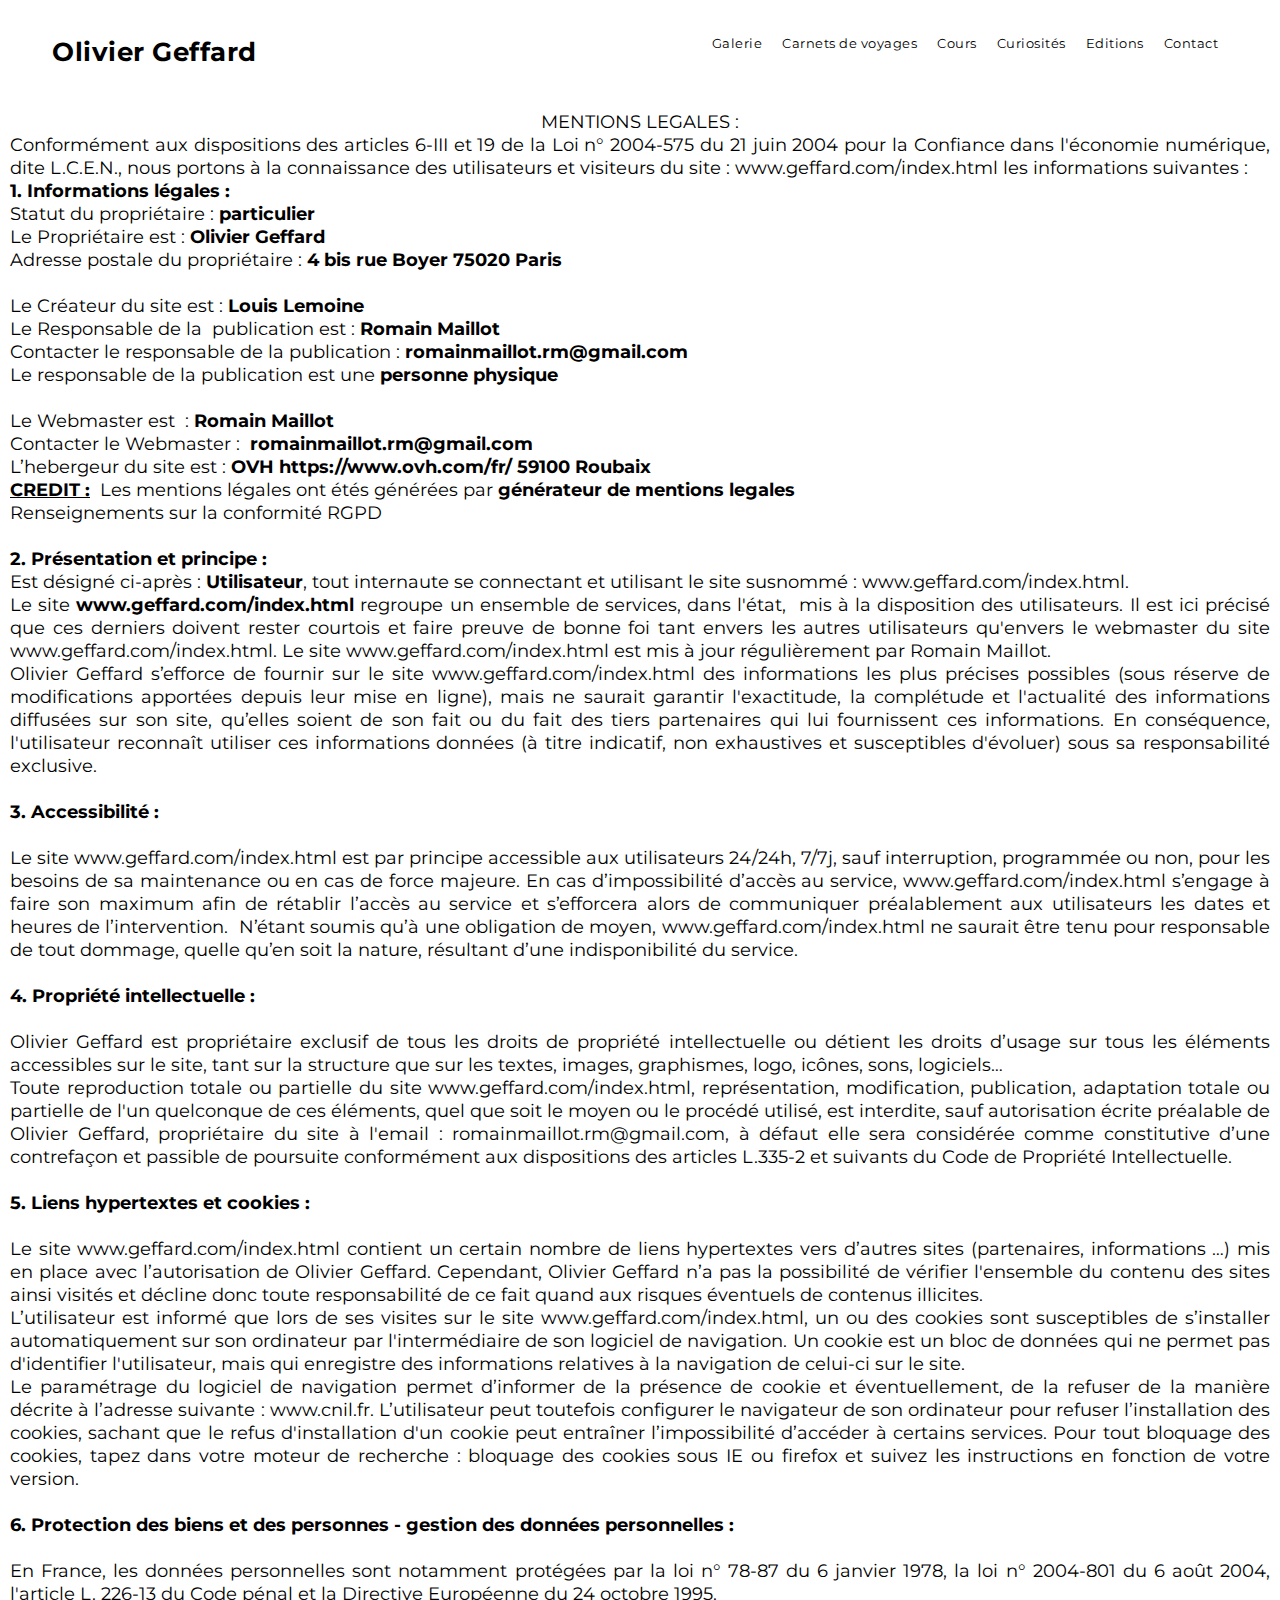
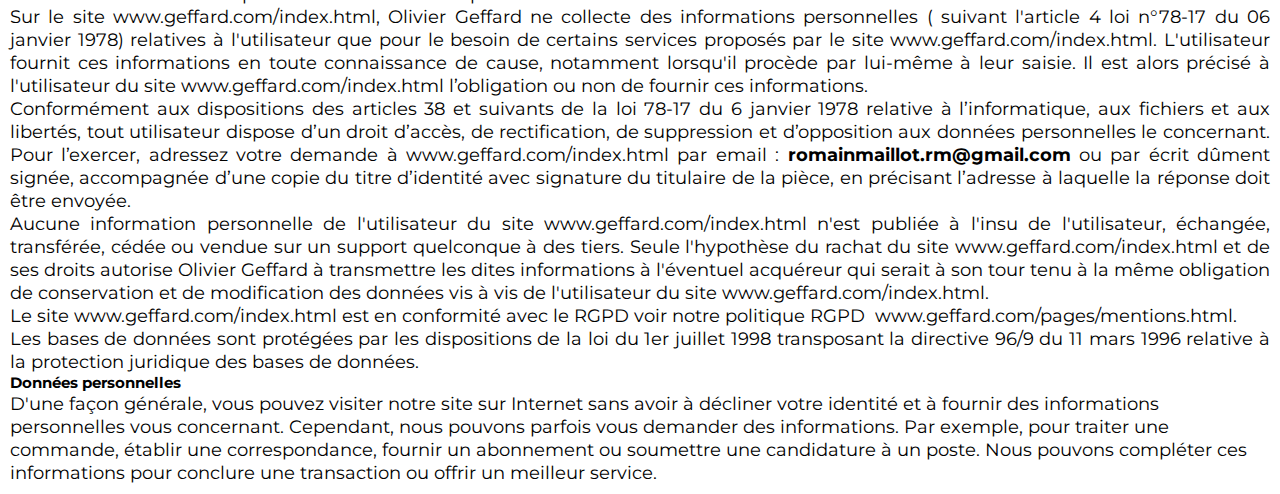
<file: pages/mentions.html>
<!DOCTYPE html>
<html lang="fr" dir="ltr">
  <head>
    <meta charset="utf-8">
    <title>Olivier Geffard - Mentions légales</title>
    <link rel="shortcut icon" href="../images/favicon.jpg"/>
    <link rel="stylesheet" href="../style/style_mention.css">
    <link rel="stylesheet" href="../style/style.css">
    <link rel="stylesheet" href="https://use.fontawesome.com/releases/v5.0.13/css/all.css" integrity="sha384-DNOHZ68U8hZfKXOrtjWvjxusGo9WQnrNx2sqG0tfsghAvtVlRW3tvkXWZh58N9jp" crossorigin="anonymous">
  </head>
  <body>
    <div class="contener">
    <header class="header">
      <div class="hamburger">
        <input type="checkbox" class="openSidebarMenu" id="openSidebarMenu">
        <label for="openSidebarMenu" class="sidebarIconToggle">
          <div class="spinner diagonal part-1"></div>
          <div class="spinner horizontal"></div>
          <div class="spinner diagonal part-2"></div>
        </label>
        <div id="sidebarMenu">
          <ul class="sidebarMenuInner">
            <li>Olivier Geffard <span>Mentions</span></li>
            <li><a href="../index.html">Accueil</a></li>
            <li><a href="gallery.html">Galerie</a></li>
            <li><a href="carnet.html">Carnets de voyages</a></li>
            <li><a href="cours.html">Cours</a></li>
            <li><a href="curiosite.html">Curiosités</a></li>
            <li><a href="edition.html">Editions</a></li>
            <li><a href="contact.html">Contact</a></li>
          </ul>
        </div>
      </div>
      <nav>
        <h1><a href="../index.html">Olivier Geffard</a></h1>
        <ul>
          <li><a class="black" href="gallery.html">Galerie</a></li>
          <li><a class="black" href="carnet.html">Carnets de voyages</a></li>
          <li><a class="black" href="cours.html">Cours</a></li>
          <li><a class="black" href="curiosite.html">Curiosités</a></li>
          <li><a class="black" href="edition.html">Editions</a></li>
          <li><a class="black" href="contact.html">Contact</a></li>
        </ul>
      </nav>
    </header>
    <p style="text-align:center">MENTIONS LEGALES :</p>

    <p style="text-align:justify">Conformément aux dispositions des articles 6-III et 19 de la Loi n° 2004-575 du 21 juin 2004 pour la Confiance dans l'économie numérique, dite L.C.E.N., nous portons à la connaissance des utilisateurs et visiteurs du site : <a href="http://www.geffard.com/index.html" target="_blank">www.geffard.com/index.html</a> les informations suivantes :</p>

    <p style="text-align:justify"><strong>1. Informations légales :</strong></p>

    <p style="text-align:justify">Statut du propriétaire : <strong>particulier</strong><br />
    Le Propriétaire est : <strong>Olivier Geffard</strong><br />
    Adresse postale du propriétaire : <strong>4 bis rue Boyer  75020  Paris</strong><br />
     <br />
    Le Créateur du site est : <strong>Louis Lemoine</strong><br />
    Le Responsable de la  publication est : <strong>Romain Maillot</strong><br />
    Contacter le responsable de la publication : <strong>romainmaillot.rm@gmail.com</strong><br />
    Le responsable de la publication est une<strong> personne physique</strong><br />
    <br />
    Le Webmaster est  : <strong>Romain Maillot</strong><br />
    Contacter le Webmaster :  <strong><a href="mailto:romainmaillot.rm@gmail.com?subject=Contact a partir des mentions lÃ©gales via le site www.geffard.com/index.html">romainmaillot.rm@gmail.com</a></strong><br />
    L’hebergeur du site est : <strong>OVH https://www.ovh.com/fr/ 59100 Roubaix</strong><br />
    <strong><u>CREDIT :</u> </strong> Les mentions légales ont étés générées par<strong> <a href="https://www.generer-mentions-legales.com/generateur-mentions-legales.html" target="_blank">générateur de mentions legales</a></strong><br />
    Renseignements sur la <a href="https://editioneo.com/formalites/declaration-cnil" target="_blank">conformité RGPD</a></p>

    <p style="text-align:justify"> </p>

    <p style="text-align:justify"><strong>2. Présentation et principe :</strong></p>

    <p style="text-align:justify">Est désigné ci-après : <strong>Utilisateur</strong>, tout internaute se connectant et utilisant le site susnommé : <a href="http://www.geffard.com/index.html" target="_blank">www.geffard.com/index.html</a>.<br />
    Le site <strong>www.geffard.com/index.html</strong><strong> </strong>regroupe un ensemble de services, dans l'état,  mis à la disposition des utilisateurs. Il est ici précisé que ces derniers doivent rester courtois et faire preuve de bonne foi tant envers les autres utilisateurs qu'envers le webmaster du site www.geffard.com/index.html. Le site www.geffard.com/index.html est mis à jour régulièrement par Romain Maillot.<br />
    Olivier Geffard s’efforce de fournir sur le site www.geffard.com/index.html des informations les plus précises possibles (sous réserve de modifications apportées depuis leur mise en ligne), mais ne saurait garantir l'exactitude, la complétude et l'actualité des informations diffusées sur son site, qu’elles soient de son fait ou du fait des tiers partenaires qui lui fournissent ces informations. En conséquence, l'utilisateur reconnaît utiliser ces informations données (à titre indicatif, non exhaustives et susceptibles d'évoluer) sous sa responsabilité exclusive.</p>

    <p style="text-align:justify"> </p>

    <p style="text-align:justify"><strong>3. Accessibilité :</strong><br />
    <br />
    Le site www.geffard.com/index.html est par principe accessible aux utilisateurs 24/24h, 7/7j, sauf interruption, programmée ou non, pour les besoins de sa maintenance ou en cas de force majeure. En cas d’impossibilité d’accès au service, www.geffard.com/index.html s’engage à faire son maximum afin de rétablir l’accès au service et s’efforcera alors de communiquer préalablement aux utilisateurs les dates et heures de l’intervention.  N’étant soumis qu’à une obligation de moyen, www.geffard.com/index.html ne saurait être tenu pour responsable de tout dommage, quelle qu’en soit la nature, résultant d’une indisponibilité du service.</p>

    <p style="text-align:justify"> </p>

    <p style="text-align:justify"><strong>4. Propriété intellectuelle :</strong></p>

    <p style="text-align:justify"><br />
    Olivier Geffard est propriétaire exclusif de tous les droits de propriété intellectuelle ou détient les droits d’usage sur tous les éléments accessibles sur le site, tant sur la structure que sur les textes, images, graphismes, logo, icônes, sons, logiciels…<br />
    Toute reproduction totale ou partielle du site www.geffard.com/index.html, représentation, modification, publication, adaptation totale ou partielle de l'un quelconque de ces éléments, quel que soit le moyen ou le procédé utilisé, est interdite, sauf autorisation écrite préalable de Olivier Geffard, propriétaire du site à l'email : romainmaillot.rm@gmail.com, à défaut elle sera considérée comme constitutive d’une contrefaçon et passible de poursuite conformément aux dispositions des articles L.335-2 et suivants du Code de Propriété Intellectuelle.</p>

    <p style="text-align:justify"><br />
    <strong>5. Liens hypertextes et cookies :</strong><br />
    <br />
    Le site www.geffard.com/index.html contient un certain nombre de liens hypertextes vers d’autres sites (partenaires, informations …) mis en place avec l’autorisation de Olivier Geffard. Cependant, Olivier Geffard n’a pas la possibilité de vérifier l'ensemble du contenu des sites ainsi visités et décline donc toute responsabilité de ce fait quand aux risques éventuels de contenus illicites.<br />
    L’utilisateur est informé que lors de ses visites sur le site www.geffard.com/index.html, un ou des cookies sont susceptibles de s’installer automatiquement sur son ordinateur par l'intermédiaire de son logiciel de navigation. Un cookie est un bloc de données qui ne permet pas d'identifier l'utilisateur, mais qui enregistre des informations relatives à la navigation de celui-ci sur le site. <br />
    Le paramétrage du logiciel de navigation permet d’informer de la présence de cookie et éventuellement, de la refuser de la manière décrite à l’adresse suivante : <a href="http://www.cnil.fr">www.cnil.fr</a>. L’utilisateur peut toutefois configurer le navigateur de son ordinateur pour refuser l’installation des cookies, sachant que le refus d'installation d'un cookie peut entraîner l’impossibilité d’accéder à certains services. Pour tout bloquage des cookies, tapez dans votre moteur de recherche : bloquage des cookies sous IE ou firefox et suivez les instructions en fonction de votre version.</p>

    <p style="text-align:justify"><br />
    <strong>6. Protection des biens et des personnes - gestion des données personnelles :</strong><br />
    <br />
    En France, les données personnelles sont notamment protégées par la loi n° 78-87 du 6 janvier 1978, la loi n° 2004-801 du 6 août 2004, l'article L. 226-13 du Code pénal et la Directive Européenne du 24 octobre 1995.</p>

    <p style="text-align:justify">Sur le site www.geffard.com/index.html, Olivier Geffard ne collecte des informations personnelles ( suivant l'article 4 loi n°78-17 du 06 janvier 1978) relatives à l'utilisateur que pour le besoin de certains services proposés par le site www.geffard.com/index.html. L'utilisateur fournit ces informations en toute connaissance de cause, notamment lorsqu'il procède par lui-même à leur saisie. Il est alors précisé à l'utilisateur du site www.geffard.com/index.html l’obligation ou non de fournir ces informations.<br />
    Conformément aux dispositions des articles 38 et suivants de la loi 78-17 du 6 janvier 1978 relative à l’informatique, aux fichiers et aux libertés, tout utilisateur dispose d’un droit d’accès, de rectification, de suppression et d’opposition aux données personnelles le concernant. Pour l’exercer, adressez votre demande à www.geffard.com/index.html par email : <strong><a href="mailto:romainmaillot.rm@gmail.com?subject=Contact ï¿½ partir des mentions lï¿½gales via le site www.geffard.com/index.html">romainmaillot.rm@gmail.com</a></strong> ou par écrit dûment signée, accompagnée d’une copie du titre d’identité avec signature du titulaire de la pièce, en précisant l’adresse à laquelle la réponse doit être envoyée.</p>

    <p style="text-align:justify">Aucune information personnelle de l'utilisateur du site www.geffard.com/index.html n'est publiée à l'insu de l'utilisateur, échangée, transférée, cédée ou vendue sur un support quelconque à des tiers. Seule l'hypothèse du rachat du site www.geffard.com/index.html et de ses droits autorise Olivier Geffard à transmettre les dites informations à l'éventuel acquéreur qui serait à son tour tenu à la même obligation de conservation et de modification des données vis à vis de l'utilisateur du site www.geffard.com/index.html.<br />
    Le site www.geffard.com/index.html est en conformité avec le RGPD voir notre politique RGPD  www.geffard.com/pages/mentions.html.</p>

    <p style="text-align:justify">Les bases de données sont protégées par les dispositions de la loi du 1er juillet 1998 transposant la directive 96/9 du 11 mars 1996 relative à la protection juridique des bases de données.</p>

    <h2>Données personnelles</h2>
    <p>D'une façon générale, vous pouvez visiter notre site sur Internet sans avoir à décliner votre identité et à fournir des informations personnelles vous concernant. Cependant, nous pouvons parfois vous demander des informations. Par exemple, pour traiter une commande, établir une correspondance, fournir un abonnement ou soumettre une candidature à un poste. Nous pouvons compléter ces informations pour conclure une transaction ou offrir un meilleur service.</p>
    </div>
  </body>
</html>
</file>
<file: style/style.css>
@import url("https://fonts.googleapis.com/css?family=Montserrat:100,400,600,700|Playfair+Display:400,700");
p {
  font-family: "Montserrat", sans-serif;
  font-size: 1.13rem; }

header {
  color: #ffffff;
  padding: 26px 42px;
  display: -webkit-box;
  display: -ms-flexbox;
  display: flex;
  -webkit-box-orient: vertical;
  -webkit-box-direction: normal;
  -ms-flex-direction: column;
  flex-direction: column;
  -webkit-box-pack: justify;
  -ms-flex-pack: justify;
  justify-content: space-between;
  -webkit-box-sizing: border-box;
  box-sizing: border-box;
  height: 800px; }
  @media screen and (max-width: 1024px) {
    header {
      height: 40vh; } }
  @media screen and (max-width: 380px) {
    header {
      height: 25vh;
      padding: 20px; } }
  header video {
    position: absolute;
    top: 0;
    left: 0;
    width: 100%;
    z-index: -1; }
  header nav {
    font-family: "Montserrat", sans-serif;
    font-size: 0.80rem;
    letter-spacing: 0.5px;
    display: -webkit-box;
    display: -ms-flexbox;
    display: flex;
    -webkit-box-pack: justify;
    -ms-flex-pack: justify;
    justify-content: space-between; }
    @media screen and (max-width: 1024px) {
      header nav {
        display: none; } }
    header nav p {
      font-weight: bold; }
    header nav ul {
      display: -webkit-box;
      display: -ms-flexbox;
      display: flex;
      list-style: none; }
      header nav ul li {
        margin: 0 10px; }
        header nav ul li a {
          text-decoration: none;
          color: #ffffff;
          position: relative; }
          header nav ul li a::after {
            content: '';
            position: absolute;
            background-color: white;
            bottom: -5px;
            right: 0;
            width: 0%;
            height: 2px;
            -webkit-transition: all 0.2s;
            -o-transition: all 0.2s;
            transition: all 0.2s; }
      header nav ul li:hover a::after {
        width: 100%;
        left: 0; }

@media screen and (max-width: 1024px) {
  div.description_container {
    position: absolute;
    top: 25vh;
    width: 90%; } }

@media screen and (max-width: 380px) {
  div.description_container {
    top: 9vh; } }

div.description_container .description {
  max-width: 460px;
  margin: 0 0 40px 0;
  font-weight: 100; }
  @media screen and (max-width: 1024px) {
    div.description_container .description {
      max-width: 340px; } }
  @media screen and (max-width: 380px) {
    div.description_container .description {
      max-width: 200px;
      margin-bottom: 0;
      font-weight: normal; } }
  div.description_container .description h1 {
    font-family: "Playfair Display", serif;
    font-size: 3.1rem;
    margin: 0 20px 0 0; }
    @media screen and (max-width: 1024px) {
      div.description_container .description h1 {
        font-size: 2rem; } }
    @media screen and (max-width: 380px) {
      div.description_container .description h1 {
        font-size: 1.4rem; } }
  @media screen and (max-width: 1024px) {
    div.description_container .description p {
      font-size: 0.5rem; } }
  @media screen and (max-width: 380px) {
    div.description_container .description p {
      font-size: 0.2rem; } }

div.description_container .scroll {
  font-family: "Montserrat", sans-serif;
  display: -webkit-box;
  display: -ms-flexbox;
  display: flex;
  -webkit-box-orient: vertical;
  -webkit-box-direction: normal;
  -ms-flex-direction: column;
  flex-direction: column;
  -webkit-box-pack: center;
  -ms-flex-pack: center;
  justify-content: center;
  width: 40px;
  margin: 0 auto; }
  @media screen and (max-width: 380px) {
    div.description_container .scroll {
      width: 20px; } }
  div.description_container .scroll img {
    width: 10px;
    height: 5px;
    margin: 0 auto; }
    @media screen and (max-width: 380px) {
      div.description_container .scroll img {
        width: 8px;
        height: 4px; } }
  div.description_container .scroll p {
    font-size: 0.8rem; }
    @media screen and (max-width: 380px) {
      div.description_container .scroll p {
        font-size: 0.2rem; } }

.header_bg {
  position: absolute;
  top: 0px;
  left: 0px;
  z-index: -1;
  width: 100%;
  height: 566px; }

main {
  font-family: "Montserrat", sans-serif;
  padding: 26px; }
  @media screen and (max-width: 380px) {
    main {
      padding: 20px; }
      main p {
        font-size: 0.8rem; } }
  main h2 {
    color: #EEEEEE;
    margin-left: 15px;
    font-size: 6rem; }
    @media screen and (max-width: 1024px) {
      main h2 {
        font-size: 4rem; } }
    @media screen and (max-width: 380px) {
      main h2 {
        font-size: 2rem;
        margin-left: 5px; } }
  main h3 {
    color: #4A4A4A;
    font-size: 2.5rem;
    font-family: "Playfair Display", serif;
    margin-bottom: 20px; }
    @media screen and (max-width: 380px) {
      main h3 {
        font-size: 1.5rem; } }
  main strong {
    font-weight: normal; }
  @media screen and (max-width: 380px) {
    main .galerie {
      margin-top: 60px; } }
  main .galerie .galerie_contenue {
    display: -webkit-box;
    display: -ms-flexbox;
    display: flex;
    -webkit-box-orient: horizontal;
    -webkit-box-direction: normal;
    -ms-flex-direction: row;
    flex-direction: row;
    width: 100%; }
    @media screen and (max-width: 1024px) {
      main .galerie .galerie_contenue {
        -webkit-box-orient: vertical;
        -webkit-box-direction: normal;
        -ms-flex-direction: column;
        flex-direction: column; } }
    main .galerie .galerie_contenue img {
      left: 40px;
      width: 60%;
      position: absolute; }
      @media screen and (max-width: 1024px) {
        main .galerie .galerie_contenue img {
          width: 90%; } }
      @media screen and (max-width: 380px) {
        main .galerie .galerie_contenue img {
          left: 20px; } }
    main .galerie .galerie_contenue img:nth-child(2) {
      width: 60%;
      height: 60%;
      top: 30px;
      left: 30px;
      position: relative;
      -webkit-filter: blur(0.4rem);
      filter: blur(0.4rem);
      z-index: -1; }
      @media screen and (max-width: 1024px) {
        main .galerie .galerie_contenue img:nth-child(2) {
          width: 90%;
          top: 40px; } }
    main .galerie .galerie_contenue .galerie_text {
      margin-top: 80px;
      margin-left: 80px; }
      @media screen and (max-width: 1024px) {
        main .galerie .galerie_contenue .galerie_text {
          margin: 60px auto 0 auto; } }
      main .galerie .galerie_contenue .galerie_text p {
        color: #4A4A4A;
        width: 350px; }
  main .galerie a {
    color: #4A4A4A;
    font-size: 1rem;
    text-decoration: none;
    margin-left: 6px;
    border: 1px solid #4A4A4A;
    border-radius: 20px;
    padding: 10px 20px;
    margin: 90px auto;
    text-align: center;
    position: absolute;
    left: 40%;
    -webkit-transition: all 0.2s;
    -o-transition: all 0.2s;
    transition: all 0.2s; }
    @media screen and (max-width: 1024px) {
      main .galerie a {
        left: 35%;
        margin: 60px auto; } }
    @media screen and (max-width: 380px) {
      main .galerie a {
        left: 20%;
        margin: 30px auto; } }
    main .galerie a img {
      width: 15px;
      margin-right: 5px;
      margin-bottom: -2px; }
    main .galerie a img:nth-child(2) {
      position: absolute;
      left: 20px;
      top: 11px;
      opacity: 0;
      -webkit-transition: all 0.2s;
      -o-transition: all 0.2s;
      transition: all 0.2s; }
  main .galerie a:hover {
    color: #FFFFFF;
    border: 1px solid #FFFFFF;
    background: #4A4A4A; }
    main .galerie a:hover img:nth-child(1) {
      opacity: 0; }
    main .galerie a:hover img:nth-child(2) {
      opacity: 1; }
  main .carnets {
    margin-top: 200px; }
    @media screen and (max-width: 380px) {
      main .carnets {
        margin-top: 120px; } }
    main .carnets img {
      width: 40%;
      height: 20%; }
      @media screen and (max-width: 380px) {
        main .carnets img {
          margin: 0 auto; } }
    main .carnets .carnets_contenue {
      display: -webkit-box;
      display: -ms-flexbox;
      display: flex;
      -webkit-box-orient: horizontal;
      -webkit-box-direction: normal;
      -ms-flex-direction: row;
      flex-direction: row; }
      @media screen and (max-width: 380px) {
        main .carnets .carnets_contenue {
          -webkit-box-orient: vertical;
          -webkit-box-direction: normal;
          -ms-flex-direction: column;
          flex-direction: column; } }
      main .carnets .carnets_contenue .carnets_text {
        display: -webkit-box;
        display: -ms-flexbox;
        display: flex;
        -webkit-box-orient: vertical;
        -webkit-box-direction: normal;
        -ms-flex-direction: column;
        flex-direction: column;
        width: 300px;
        margin-left: 200px; }
        @media screen and (max-width: 1024px) {
          main .carnets .carnets_contenue .carnets_text {
            margin-top: 80px;
            margin-left: 40px; } }
        @media screen and (max-width: 380px) {
          main .carnets .carnets_contenue .carnets_text {
            margin-top: 20px; } }
        main .carnets .carnets_contenue .carnets_text a {
          text-decoration: none;
          color: #4A4A4A;
          width: 350px;
          font-size: 1.13rem;
          margin-top: 20px; }
          @media screen and (max-width: 380px) {
            main .carnets .carnets_contenue .carnets_text a {
              font-size: 0.8rem;
              width: 180px; } }
          main .carnets .carnets_contenue .carnets_text a img {
            width: 15px;
            -webkit-transition: all 0.2s;
            -o-transition: all 0.2s;
            transition: all 0.2s; }
        main .carnets .carnets_contenue .carnets_text :hover img {
          margin-left: 10px; }
  main .cours {
    margin-top: 100px; }
    @media screen and (max-width: 380px) {
      main .cours {
        margin-top: 40px; } }
    main .cours .cours_contenue {
      display: -webkit-box;
      display: -ms-flexbox;
      display: flex;
      -webkit-box-orient: horizontal;
      -webkit-box-direction: normal;
      -ms-flex-direction: row;
      flex-direction: row;
      -webkit-box-pack: justify;
      -ms-flex-pack: justify;
      justify-content: space-between;
      -webkit-box-align: center;
      -ms-flex-align: center;
      align-items: center;
      width: 90%;
      margin-left: 20px;
      margin-top: 60px; }
      @media screen and (max-width: 1024px) {
        main .cours .cours_contenue {
          -webkit-box-orient: vertical;
          -webkit-box-direction: normal;
          -ms-flex-direction: column;
          flex-direction: column;
          margin-top: 20px;
          margin-left: 40px; } }
      @media screen and (max-width: 380px) {
        main .cours .cours_contenue {
          margin-left: 15px; } }
      main .cours .cours_contenue img {
        width: 40%;
        height: 20%; }
        @media screen and (max-width: 1024px) {
          main .cours .cours_contenue img {
            width: 100%; } }
      main .cours .cours_contenue p {
        width: 40%; }
        @media screen and (max-width: 1024px) {
          main .cours .cours_contenue p {
            width: 100%;
            margin-bottom: 40px; } }
    main .cours a {
      text-decoration: none;
      color: #4A90E2;
      font-size: 1rem;
      border: 0.5px solid #4A90E2;
      border-radius: 20px;
      padding: 10px 20px;
      margin: 40px auto;
      -webkit-transition: all 0.2s;
      -o-transition: all 0.2s;
      transition: all 0.2s;
      display: -webkit-box;
      display: -ms-flexbox;
      display: flex;
      text-align: center;
      width: 154px; }
    main .cours a:hover {
      border: 0.5px solid #FFFFFF;
      color: #FFFFFF;
      background: #4A90E2; }

footer {
  background-color: #4A4A4A;
  color: #ffffff; }
  footer .marge {
    padding: 50px; }
    @media screen and (max-width: 380px) {
      footer .marge {
        padding: 20px; } }
  footer h2 {
    font-family: "Montserrat", sans-serif;
    font-weight: 400;
    font-size: 3rem;
    opacity: 0.4; }
    @media screen and (max-width: 380px) {
      footer h2 {
        font-size: 2rem; } }
  footer .reseau {
    display: -webkit-box;
    display: -ms-flexbox;
    display: flex;
    -webkit-box-pack: center;
    -ms-flex-pack: center;
    justify-content: center;
    font-weight: 400; }
    footer .reseau a {
      color: white;
      text-decoration: none; }
    footer .reseau div {
      display: -webkit-box;
      display: -ms-flexbox;
      display: flex;
      -webkit-box-align: center;
      -ms-flex-align: center;
      align-items: center;
      border: 1px solid white;
      border-radius: 30px;
      padding: 10px 20px;
      margin: 0 15px;
      font-size: 1.2rem;
      -webkit-transition: all 0.2s;
      -o-transition: all 0.2s;
      transition: all 0.2s; }
      @media screen and (max-width: 380px) {
        footer .reseau div {
          font-size: 0.8rem; }
          footer .reseau div p {
            font-size: 0.8rem; } }
      footer .reseau div i {
        margin-right: 12px; }
    footer .reseau div:hover {
      background-color: white;
      color: #4A4A4A;
      -webkit-box-shadow: 0px 5px 10px #0a0a0a;
      box-shadow: 0px 5px 10px #0a0a0a; }
  footer .bottom {
    font-family: "Montserrat", sans-serif;
    display: -webkit-box;
    display: -ms-flexbox;
    display: flex;
    -webkit-box-pack: justify;
    -ms-flex-pack: justify;
    justify-content: space-between;
    margin: 80px 0 0 0; }
    @media screen and (max-width: 380px) {
      footer .bottom {
        -webkit-box-orient: vertical;
        -webkit-box-direction: normal;
        -ms-flex-direction: column;
        flex-direction: column;
        margin: 20px 0 0 0; } }
    footer .bottom .mail_network {
      display: -webkit-box;
      display: -ms-flexbox;
      display: flex;
      -webkit-box-align: center;
      -ms-flex-align: center;
      align-items: center;
      font-size: 1.2rem; }
      footer .bottom .mail_network i {
        margin: 0 10px;
        color: white; }
        @media screen and (max-width: 380px) {
          footer .bottom .mail_network i {
            font-size: 0.8rem;
            margin: 0 5px; } }
      footer .bottom .mail_network .mail {
        font-size: 1.2rem; }
        @media screen and (max-width: 380px) {
          footer .bottom .mail_network .mail {
            font-size: 0.8rem; } }
    footer .bottom .mention {
      font-size: 0.8rem; }
      @media screen and (max-width: 380px) {
        footer .bottom .mention {
          font-size: 0.6rem; } }
      footer .bottom .mention a {
        color: white; }

#instafeed {
  display: -webkit-box;
  display: -ms-flexbox;
  display: flex;
  -ms-flex-wrap: wrap;
  flex-wrap: wrap;
  -webkit-box-pack: center;
  -ms-flex-pack: center;
  justify-content: center;
  margin: 50px 0; }
  @media screen and (max-width: 380px) {
    #instafeed {
      margin: 20px 0; } }
  #instafeed .instaimg {
    margin: 30px 10px; }
    @media screen and (max-width: 380px) {
      #instafeed .instaimg {
        margin: 0; } }
    #instafeed .instaimg .squaring {
      width: 230px;
      height: 230px;
      overflow: hidden;
      -webkit-transition: all 0.3s;
      -o-transition: all 0.3s;
      transition: all 0.3s; }
      @media screen and (max-width: 1024px) {
        #instafeed .instaimg .squaring {
          width: 110px;
          height: 100px; } }
      @media screen and (max-width: 380px) {
        #instafeed .instaimg .squaring {
          width: 65px;
          height: 50px; } }
      #instafeed .instaimg .squaring:hover {
        -webkit-transform: scale(1.1);
        -ms-transform: scale(1.1);
        transform: scale(1.1);
        -webkit-transform-origin: center;
        -ms-transform-origin: center;
        transform-origin: center; }
      #instafeed .instaimg .squaring img {
        max-width: 230px;
        margin: 0 20px 0 20px;
        -webkit-transition: all 1s;
        -o-transition: all 1s;
        transition: all 1s; }
        @media screen and (max-width: 1024px) {
          #instafeed .instaimg .squaring img {
            max-width: 90px; } }
        @media screen and (max-width: 380px) {
          #instafeed .instaimg .squaring img {
            max-width: 50px; } }
        #instafeed .instaimg .squaring img:hover {
          -webkit-transform: scale(1.1);
          -ms-transform: scale(1.1);
          transform: scale(1.1);
          -webkit-transform-origin: center;
          -ms-transform-origin: center;
          transform-origin: center; }

.contener_carnets .header {
  color: black;
  padding: 26px 42px;
  display: -webkit-box;
  display: -ms-flexbox;
  display: flex;
  -webkit-box-orient: vertical;
  -webkit-box-direction: normal;
  -ms-flex-direction: column;
  flex-direction: column;
  -webkit-box-pack: justify;
  -ms-flex-pack: justify;
  justify-content: space-between;
  height: 50px;
  -webkit-box-sizing: border-box;
  box-sizing: border-box; }
  @media screen and (max-width: 1024px) {
    .contener_carnets .header {
      height: 0; } }
  .contener_carnets .header nav {
    font-family: "Montserrat", sans-serif;
    font-size: 0.80rem;
    letter-spacing: 0.5px;
    display: -webkit-box;
    display: -ms-flexbox;
    display: flex;
    -webkit-box-pack: justify;
    -ms-flex-pack: justify;
    justify-content: space-between; }
    @media screen and (max-width: 1024px) {
      .contener_carnets .header nav {
        display: none; } }
    .contener_carnets .header nav p {
      font-weight: bold; }
    .contener_carnets .header nav ul {
      display: -webkit-box;
      display: -ms-flexbox;
      display: flex;
      list-style: none; }
      .contener_carnets .header nav ul li:hover a::after {
        width: 100%;
        left: 0; }
      .contener_carnets .header nav ul li {
        margin: 0 10px; }
        .contener_carnets .header nav ul li a {
          text-decoration: none;
          color: black;
          position: relative; }
          .contener_carnets .header nav ul li a::after {
            content: '';
            position: absolute;
            background-color: black;
            bottom: -5px;
            right: 0;
            width: 0%;
            height: 2px;
            -webkit-transition: all 0.2s;
            -o-transition: all 0.2s;
            transition: all 0.2s; }
        .contener_carnets .header nav ul li a.underline::after {
          content: '';
          position: absolute;
          background-color: black;
          bottom: -5px;
          right: 0;
          width: 100%;
          height: 2px;
          -webkit-transition: all 0.2s;
          -o-transition: all 0.2s;
          transition: all 0.2s; }

.contener_carnets .turn_the_phone {
  display: none; }
  @media screen and (max-width: 1024px) {
    .contener_carnets .turn_the_phone {
      display: block; } }

.contener_carnets .slider_container {
  margin: 0 50px; }
  @media screen and (max-width: 1024px) {
    .contener_carnets .slider_container {
      margin: 0 20px; } }
  @media screen and (max-width: 380px) {
    .contener_carnets .slider_container {
      margin: 0 10px; } }
  .contener_carnets .slider_container h2 {
    font-family: "Playfair Display", serif;
    font-size: 2.8rem;
    margin-top: 100px;
    color: #4C4C4C; }
    @media screen and (max-width: 1024px) {
      .contener_carnets .slider_container h2 {
        font-size: 2.2rem;
        margin-top: 10px; } }
    @media screen and (max-width: 380px) {
      .contener_carnets .slider_container h2 {
        font-size: 2rem; } }
  .contener_carnets .slider_container img {
    height: 400px;
    display: block;
    width: 100%; }
    @media screen and (max-width: 1024px) {
      .contener_carnets .slider_container img {
        height: 300px; } }
    @media screen and (max-width: 380px) {
      .contener_carnets .slider_container img {
        height: 150px; } }
  .contener_carnets .slider_container p {
    margin: 50px 0px; }

.contener_carnets footer {
  font-family: "Montserrat", sans-serif;
  display: -webkit-box;
  display: -ms-flexbox;
  display: flex;
  -webkit-box-pack: justify;
  -ms-flex-pack: justify;
  justify-content: space-between;
  margin: 60px 40px 20px 40px;
  background: none;
  color: #4A4A4A; }
  @media screen and (max-width: 380px) {
    .contener_carnets footer {
      -webkit-box-orient: vertical;
      -webkit-box-direction: normal;
      -ms-flex-direction: column;
      flex-direction: column;
      margin: 20px 0 0 0; } }
  .contener_carnets footer .mail_network {
    display: -webkit-box;
    display: -ms-flexbox;
    display: flex;
    -webkit-box-align: center;
    -ms-flex-align: center;
    align-items: center;
    font-size: 1.2rem; }
    @media screen and (max-width: 380px) {
      .contener_carnets footer .mail_network {
        font-size: 0.8rem;
        margin: 0 5px; } }
    .contener_carnets footer .mail_network i {
      margin: 0 10px;
      color: #4A4A4A; }
    .contener_carnets footer .mail_network .mail {
      font-size: 1.2rem; }
      @media screen and (max-width: 380px) {
        .contener_carnets footer .mail_network .mail {
          font-size: 0.8rem; } }
  .contener_carnets footer .mention {
    font-size: 0.8rem; }
    @media screen and (max-width: 380px) {
      .contener_carnets footer .mention {
        font-size: 0.6rem;
        padding-left: 10px;
        margin-top: 10px; } }

.contener_carnets strong {
  font-weight: normal; }

.contener_cours {
  /********************

      MAIN

********************/
  /********************

      FOOTER

********************/ }
  .contener_cours .header {
    color: black;
    padding: 26px 42px;
    display: -webkit-box;
    display: -ms-flexbox;
    display: flex;
    -webkit-box-orient: vertical;
    -webkit-box-direction: normal;
    -ms-flex-direction: column;
    flex-direction: column;
    -webkit-box-pack: justify;
    -ms-flex-pack: justify;
    justify-content: space-between;
    height: 50px;
    -webkit-box-sizing: border-box;
    box-sizing: border-box; }
    @media screen and (max-width: 1024px) {
      .contener_cours .header {
        height: 0; } }
    .contener_cours .header nav {
      font-family: "Montserrat", sans-serif;
      font-size: 0.80rem;
      letter-spacing: 0.5px;
      display: -webkit-box;
      display: -ms-flexbox;
      display: flex;
      -webkit-box-pack: justify;
      -ms-flex-pack: justify;
      justify-content: space-between; }
      @media screen and (max-width: 1024px) {
        .contener_cours .header nav {
          display: none; } }
      .contener_cours .header nav p {
        font-weight: bold; }
      .contener_cours .header nav ul {
        display: -webkit-box;
        display: -ms-flexbox;
        display: flex;
        list-style: none; }
        .contener_cours .header nav ul li:hover a::after {
          width: 100%;
          left: 0; }
        .contener_cours .header nav ul li {
          margin: 0 10px; }
          .contener_cours .header nav ul li a {
            text-decoration: none;
            color: black;
            position: relative; }
            .contener_cours .header nav ul li a::after {
              content: '';
              position: absolute;
              background-color: black;
              bottom: -5px;
              right: 0;
              width: 0%;
              height: 2px;
              -webkit-transition: all 0.2s;
              -o-transition: all 0.2s;
              transition: all 0.2s; }
          .contener_cours .header nav ul li a.underline::after {
            content: '';
            position: absolute;
            background-color: black;
            bottom: -5px;
            right: 0;
            width: 100%;
            height: 2px;
            -webkit-transition: all 0.2s;
            -o-transition: all 0.2s;
            transition: all 0.2s; }
  .contener_cours main {
    margin-top: 50px; }
    @media screen and (max-width: 1024px) {
      .contener_cours main {
        margin-top: 0; } }
    .contener_cours main strong {
      font-weight: normal; }
    .contener_cours main h1 {
      font-family: "Playfair Display", serif;
      color: #4C4C4C;
      font-size: 4.2rem;
      margin-bottom: 20px; }
      @media screen and (max-width: 380px) {
        .contener_cours main h1 {
          font-size: 2rem; } }
    .contener_cours main .cours_contenue {
      display: -webkit-box;
      display: -ms-flexbox;
      display: flex;
      -webkit-box-orient: horizontal;
      -webkit-box-direction: normal;
      -ms-flex-direction: row;
      flex-direction: row;
      -webkit-box-pack: justify;
      -ms-flex-pack: justify;
      justify-content: space-between;
      margin-left: 15px; }
      @media screen and (max-width: 1024px) {
        .contener_cours main .cours_contenue {
          -webkit-box-orient: vertical;
          -webkit-box-direction: normal;
          -ms-flex-direction: column;
          flex-direction: column; } }
      .contener_cours main .cours_contenue .center {
        -ms-flex-item-align: center;
        align-self: center; }
      .contener_cours main .cours_contenue p {
        width: 50%;
        font-size: 1rem; }
        @media screen and (max-width: 1024px) {
          .contener_cours main .cours_contenue p {
            width: 100%; } }
        @media screen and (max-width: 1024px) {
          .contener_cours main .cours_contenue p {
            font-size: 0.8rem; } }
        .contener_cours main .cours_contenue p a {
          width: 140px;
          margin: 10px;
          display: inline-block;
          border: none;
          font-size: 0.8rem;
          border-bottom: 2px solid;
          padding: 0;
          border-radius: 0;
          color: #4A4A4A; }
        .contener_cours main .cours_contenue p a:hover {
          border-bottom: 4px solid #A4A4A4;
          background: white;
          color: #4A4A4A; }
      .contener_cours main .cours_contenue img {
        width: 45%;
        height: 40%; }
        @media screen and (max-width: 1024px) {
          .contener_cours main .cours_contenue img {
            width: 100%;
            margin-top: 10px; } }
      .contener_cours main .cours_contenue .center {
        width: 60%; }
        @media screen and (max-width: 1024px) {
          .contener_cours main .cours_contenue .center {
            width: 100%; } }
      .contener_cours main .cours_contenue .center + img {
        width: 30%;
        height: 40%; }
        @media screen and (max-width: 1024px) {
          .contener_cours main .cours_contenue .center + img {
            width: 50%;
            margin: 10px auto; } }
    .contener_cours main a {
      text-decoration: none;
      text-align: center;
      color: #4A90E2;
      font-size: 1rem;
      border: 0.5px solid #4A90E2;
      border-radius: 20px;
      padding: 10px 20px;
      margin: 40px auto;
      -webkit-transition: all 0.2s;
      -o-transition: all 0.2s;
      transition: all 0.2s;
      display: -webkit-box;
      display: -ms-flexbox;
      display: flex;
      text-align: center;
      width: 140px; }
    .contener_cours main a:hover {
      border: 0.5px solid #FFFFFF;
      color: #FFFFFF;
      background: #4A90E2; }
  .contener_cours footer {
    font-family: "Montserrat", sans-serif;
    display: -webkit-box;
    display: -ms-flexbox;
    display: flex;
    -webkit-box-pack: justify;
    -ms-flex-pack: justify;
    justify-content: space-between;
    margin: 60px 40px 20px 40px;
    background: none;
    color: #4A4A4A; }
    @media screen and (max-width: 380px) {
      .contener_cours footer {
        -webkit-box-orient: vertical;
        -webkit-box-direction: normal;
        -ms-flex-direction: column;
        flex-direction: column;
        margin: 20px 0 0 0; } }
    .contener_cours footer .mail_network {
      display: -webkit-box;
      display: -ms-flexbox;
      display: flex;
      -webkit-box-align: center;
      -ms-flex-align: center;
      align-items: center;
      font-size: 1.2rem; }
      @media screen and (max-width: 380px) {
        .contener_cours footer .mail_network {
          font-size: 0.8rem;
          margin: 0 5px; } }
      .contener_cours footer .mail_network i {
        margin: 0 10px;
        color: #4A4A4A; }
      .contener_cours footer .mail_network .mail {
        font-size: 1.2rem; }
        @media screen and (max-width: 380px) {
          .contener_cours footer .mail_network .mail {
            font-size: 0.8rem; } }
    .contener_cours footer .mention {
      font-size: 0.8rem; }
      @media screen and (max-width: 380px) {
        .contener_cours footer .mention {
          font-size: 0.6rem;
          padding-left: 10px;
          margin-top: 10px; } }

.contener_curiosite header {
  height: 100px; }
  @media screen and (max-width: 1024px) {
    .contener_curiosite header {
      height: 0; } }
  .contener_curiosite header a {
    color: black;
    text-decoration: none; }
  .contener_curiosite header li:hover a::after {
    width: 100%;
    left: 0; }
  .contener_curiosite header li {
    margin: 0 10px; }
    .contener_curiosite header li a {
      text-decoration: none;
      color: black;
      position: relative; }
      .contener_curiosite header li a::after {
        content: '';
        position: absolute;
        background-color: black;
        bottom: -5px;
        right: 0;
        width: 0%;
        height: 2px;
        -webkit-transition: all 0.2s;
        -o-transition: all 0.2s;
        transition: all 0.2s; }
    .contener_curiosite header li a.underline::after {
      content: '';
      position: absolute;
      background-color: black;
      bottom: -5px;
      right: 0;
      width: 100%;
      height: 2px;
      -webkit-transition: all 0.2s;
      -o-transition: all 0.2s;
      transition: all 0.2s; }

.contener_curiosite main p {
  margin: 10px; }

.contener_curiosite main h2 {
  font-family: "Playfair Display", serif;
  color: #4C4C4C;
  font-size: 3.4rem;
  margin-bottom: 20px; }
  @media screen and (max-width: 380px) {
    .contener_curiosite main h2 {
      font-size: 2rem; } }

.contener_curiosite main .pictures {
  display: -webkit-box;
  display: -ms-flexbox;
  display: flex;
  -webkit-box-orient: vertical;
  -webkit-box-direction: normal;
  -ms-flex-direction: column;
  flex-direction: column;
  -webkit-box-pack: justify;
  -ms-flex-pack: justify;
  justify-content: space-between; }
  .contener_curiosite main .pictures .line {
    display: -webkit-box;
    display: -ms-flexbox;
    display: flex;
    -webkit-box-orient: horizontal;
    -webkit-box-direction: normal;
    -ms-flex-direction: row;
    flex-direction: row;
    -ms-flex-pack: distribute;
    justify-content: space-around;
    margin-bottom: 50px; }
    @media screen and (max-width: 380px) {
      .contener_curiosite main .pictures .line {
        margin-bottom: 5px; } }
    .contener_curiosite main .pictures .line img {
      width: 30%;
      height: 60%; }

.contener_curiosite main p {
  margin-left: 20px; }
  .contener_curiosite main p a {
    color: #4C4C4C;
    text-decoration: none;
    border-bottom: 1px solid #4C4C4C; }
    .contener_curiosite main p a img {
      width: 20px;
      -webkit-transition: all 0.2s;
      -o-transition: all 0.2s;
      transition: all 0.2s; }
  .contener_curiosite main p:hover img {
    margin-left: 10px; }

.contener_curiosite main .curiosite_histoire {
  display: -webkit-box;
  display: -ms-flexbox;
  display: flex;
  -webkit-box-orient: horizontal;
  -webkit-box-direction: normal;
  -ms-flex-direction: row;
  flex-direction: row;
  -webkit-box-pack: justify;
  -ms-flex-pack: justify;
  justify-content: space-between;
  margin-right: 15px; }
  @media screen and (max-width: 1024px) {
    .contener_curiosite main .curiosite_histoire {
      -webkit-box-orient: vertical;
      -webkit-box-direction: normal;
      -ms-flex-direction: column;
      flex-direction: column; } }
  .contener_curiosite main .curiosite_histoire .curiosite_histoire_text {
    width: 50%; }
    @media screen and (max-width: 1024px) {
      .contener_curiosite main .curiosite_histoire .curiosite_histoire_text {
        width: 100%; } }
  .contener_curiosite main .curiosite_histoire img {
    width: 60%; }
    @media screen and (max-width: 1024px) {
      .contener_curiosite main .curiosite_histoire img {
        width: 90%;
        margin: 0 auto; } }

.contener_curiosite footer {
  font-family: "Montserrat", sans-serif;
  display: -webkit-box;
  display: -ms-flexbox;
  display: flex;
  -webkit-box-pack: justify;
  -ms-flex-pack: justify;
  justify-content: space-between;
  margin: 60px 40px 20px 40px;
  background: none;
  color: #4A4A4A; }
  @media screen and (max-width: 380px) {
    .contener_curiosite footer {
      -webkit-box-orient: vertical;
      -webkit-box-direction: normal;
      -ms-flex-direction: column;
      flex-direction: column;
      margin: 20px 0 0 0; } }
  .contener_curiosite footer .mail_network {
    display: -webkit-box;
    display: -ms-flexbox;
    display: flex;
    -webkit-box-align: center;
    -ms-flex-align: center;
    align-items: center;
    font-size: 1.2rem; }
    @media screen and (max-width: 380px) {
      .contener_curiosite footer .mail_network {
        font-size: 0.8rem;
        margin: 0 5px; } }
    .contener_curiosite footer .mail_network i {
      margin: 0 10px;
      color: #4A4A4A; }
    .contener_curiosite footer .mail_network .mail {
      font-size: 1.2rem; }
      @media screen and (max-width: 380px) {
        .contener_curiosite footer .mail_network .mail {
          font-size: 0.8rem; } }
  .contener_curiosite footer .mention {
    font-size: 0.8rem; }
    @media screen and (max-width: 380px) {
      .contener_curiosite footer .mention {
        font-size: 0.6rem;
        padding-left: 10px;
        margin-top: 10px; } }

.contener_edition header {
  color: black;
  padding: 26px 42px;
  display: -webkit-box;
  display: -ms-flexbox;
  display: flex;
  -webkit-box-orient: vertical;
  -webkit-box-direction: normal;
  -ms-flex-direction: column;
  flex-direction: column;
  -webkit-box-pack: justify;
  -ms-flex-pack: justify;
  justify-content: space-between;
  height: 50px;
  -webkit-box-sizing: border-box;
  box-sizing: border-box; }
  @media screen and (max-width: 1024px) {
    .contener_edition header {
      height: 0; } }
  .contener_edition header nav {
    font-family: "Montserrat", sans-serif;
    font-size: 0.80rem;
    letter-spacing: 0.5px;
    display: -webkit-box;
    display: -ms-flexbox;
    display: flex;
    -webkit-box-pack: justify;
    -ms-flex-pack: justify;
    justify-content: space-between; }
    @media screen and (max-width: 1024px) {
      .contener_edition header nav {
        display: none; } }
    .contener_edition header nav p {
      font-weight: bold; }
    .contener_edition header nav ul {
      display: -webkit-box;
      display: -ms-flexbox;
      display: flex;
      list-style: none; }
      .contener_edition header nav ul li:hover a::after {
        width: 100%;
        left: 0; }
      .contener_edition header nav ul li {
        margin: 0 10px; }
        .contener_edition header nav ul li a {
          text-decoration: none;
          color: black;
          position: relative; }
          .contener_edition header nav ul li a::after {
            content: '';
            position: absolute;
            background-color: black;
            bottom: -5px;
            right: 0;
            width: 0%;
            height: 2px;
            -webkit-transition: all 0.2s;
            -o-transition: all 0.2s;
            transition: all 0.2s; }
        .contener_edition header nav ul li a.underline::after {
          content: '';
          position: absolute;
          background-color: black;
          bottom: -5px;
          right: 0;
          width: 100%;
          height: 2px;
          -webkit-transition: all 0.2s;
          -o-transition: all 0.2s;
          transition: all 0.2s; }

.contener_edition main {
  padding: 40px; }
  .contener_edition main h2 {
    font-family: "Playfair Display", serif;
    color: #4C4C4C;
    font-size: 3.4rem;
    margin: 0 0 20px 0; }
    @media screen and (max-width: 380px) {
      .contener_edition main h2 {
        font-size: 2rem; } }
  .contener_edition main .first_picture {
    width: 100%; }
  .contener_edition main .gallery {
    margin: 20px 0; }
    .contener_edition main .gallery .line {
      display: -webkit-box;
      display: -ms-flexbox;
      display: flex;
      -webkit-box-orient: horizontal;
      -webkit-box-direction: normal;
      -ms-flex-direction: row;
      flex-direction: row;
      -ms-flex-pack: distribute;
      justify-content: space-around;
      margin-bottom: 50px; }
      @media screen and (max-width: 380px) {
        .contener_edition main .gallery .line {
          margin-bottom: 5px; } }
      .contener_edition main .gallery .line img {
        width: 32%;
        height: 60%;
        border: 1px solid #4A4A4A; }
    .contener_edition main .gallery p {
      margin-left: 20px; }
      .contener_edition main .gallery p a {
        color: #4C4C4C;
        text-decoration: none;
        border-bottom: 1px solid #4C4C4C; }
      .contener_edition main .gallery p:hover img {
        margin-left: 10px; }
  @media screen and (max-width: 380px) {
    .contener_edition main .prix p {
      font-size: 1rem; } }

.contener_edition footer {
  font-family: "Montserrat", sans-serif;
  display: -webkit-box;
  display: -ms-flexbox;
  display: flex;
  -webkit-box-pack: justify;
  -ms-flex-pack: justify;
  justify-content: space-between;
  margin: 60px 40px 20px 40px;
  background: none;
  color: #4A4A4A; }
  @media screen and (max-width: 380px) {
    .contener_edition footer {
      -webkit-box-orient: vertical;
      -webkit-box-direction: normal;
      -ms-flex-direction: column;
      flex-direction: column;
      margin: 20px 0 0 0; } }
  .contener_edition footer .mail_network {
    display: -webkit-box;
    display: -ms-flexbox;
    display: flex;
    -webkit-box-align: center;
    -ms-flex-align: center;
    align-items: center;
    font-size: 1.2rem; }
    @media screen and (max-width: 380px) {
      .contener_edition footer .mail_network {
        font-size: 0.8rem;
        margin: 0 5px; } }
    .contener_edition footer .mail_network i {
      margin: 0 10px;
      color: #4A4A4A; }
    .contener_edition footer .mail_network .mail {
      font-size: 1.2rem; }
      @media screen and (max-width: 380px) {
        .contener_edition footer .mail_network .mail {
          font-size: 0.8rem; } }
  .contener_edition footer .mention {
    font-size: 0.8rem; }
    @media screen and (max-width: 380px) {
      .contener_edition footer .mention {
        font-size: 0.6rem;
        padding-left: 10px;
        margin-top: 10px; } }

.contener_contact .header {
  color: black;
  padding: 26px 42px;
  display: -webkit-box;
  display: -ms-flexbox;
  display: flex;
  -webkit-box-orient: vertical;
  -webkit-box-direction: normal;
  -ms-flex-direction: column;
  flex-direction: column;
  -webkit-box-pack: justify;
  -ms-flex-pack: justify;
  justify-content: space-between;
  height: 50px;
  -webkit-box-sizing: border-box;
  box-sizing: border-box; }
  @media screen and (max-width: 1024px) {
    .contener_contact .header {
      height: 0; } }
  .contener_contact .header nav {
    font-family: "Montserrat", sans-serif;
    font-size: 0.80rem;
    letter-spacing: 0.5px;
    display: -webkit-box;
    display: -ms-flexbox;
    display: flex;
    -webkit-box-pack: justify;
    -ms-flex-pack: justify;
    justify-content: space-between; }
    @media screen and (max-width: 1024px) {
      .contener_contact .header nav {
        display: none; } }
    .contener_contact .header nav p {
      font-weight: bold; }
    .contener_contact .header nav ul {
      display: -webkit-box;
      display: -ms-flexbox;
      display: flex;
      list-style: none; }
      .contener_contact .header nav ul li:hover a::after {
        width: 100%;
        left: 0; }
      .contener_contact .header nav ul li {
        margin: 0 10px; }
        .contener_contact .header nav ul li a {
          text-decoration: none;
          color: black;
          position: relative; }
          .contener_contact .header nav ul li a::after {
            content: '';
            position: absolute;
            background-color: black;
            bottom: -5px;
            right: 0;
            width: 0%;
            height: 2px;
            -webkit-transition: all 0.2s;
            -o-transition: all 0.2s;
            transition: all 0.2s; }
        .contener_contact .header nav ul li a.underline::after {
          content: '';
          position: absolute;
          background-color: black;
          bottom: -5px;
          right: 0;
          width: 100%;
          height: 2px;
          -webkit-transition: all 0.2s;
          -o-transition: all 0.2s;
          transition: all 0.2s; }

.contener_contact main {
  padding: 40px; }
  .contener_contact main strong {
    font-weight: normal; }
  .contener_contact main h1 {
    font-family: "Playfair Display", serif;
    color: #4C4C4C;
    font-size: 3.4rem;
    margin: 0 0 20px 0; }
    @media screen and (max-width: 380px) {
      .contener_contact main h1 {
        font-size: 2rem; } }
  .contener_contact main form {
    margin: 50px 0px;
    font-size: 1.2rem; }
    .contener_contact main form .name {
      width: 100%; }
      .contener_contact main form .name input {
        width: 49%;
        border: none;
        border-bottom: 1px solid black;
        -webkit-box-sizing: border-box;
        box-sizing: border-box;
        padding: 10px 5px; }
    .contener_contact main form .inputmail {
      width: 98%;
      border: none;
      border-bottom: 1px solid black;
      -webkit-box-sizing: border-box;
      box-sizing: border-box;
      padding: 10px 5px;
      margin: 20px 0px; }
    .contener_contact main form .date {
      display: -webkit-box;
      display: -ms-flexbox;
      display: flex; }
      @media screen and (max-width: 380px) {
        .contener_contact main form .date {
          -webkit-box-orient: vertical;
          -webkit-box-direction: normal;
          -ms-flex-direction: column;
          flex-direction: column; } }
      .contener_contact main form .date .choix_date {
        margin: 0 100px;
        display: -webkit-box;
        display: -ms-flexbox;
        display: flex;
        -webkit-box-orient: vertical;
        -webkit-box-direction: normal;
        -ms-flex-direction: column;
        flex-direction: column; }
        @media screen and (max-width: 380px) {
          .contener_contact main form .date .choix_date {
            margin: 5px 10px; } }
  .contener_contact main a {
    text-decoration: none;
    text-align: center;
    color: #4A90E2;
    font-size: 1rem;
    border: 0.5px solid #4A90E2;
    border-radius: 20px;
    padding: 10px 20px;
    margin: 40px auto;
    -webkit-transition: all 0.2s;
    -o-transition: all 0.2s;
    transition: all 0.2s;
    display: -webkit-box;
    display: -ms-flexbox;
    display: flex;
    text-align: center;
    width: 65px; }
  .contener_contact main a:hover {
    border: 0.5px solid #FFFFFF;
    color: #FFFFFF;
    background: #4A90E2; }

.contener_contact footer {
  font-family: "Montserrat", sans-serif;
  display: -webkit-box;
  display: -ms-flexbox;
  display: flex;
  -webkit-box-pack: justify;
  -ms-flex-pack: justify;
  justify-content: space-between;
  margin: 60px 40px 20px 40px;
  background: none;
  color: #4A4A4A; }
  @media screen and (max-width: 380px) {
    .contener_contact footer {
      -webkit-box-orient: vertical;
      -webkit-box-direction: normal;
      -ms-flex-direction: column;
      flex-direction: column;
      margin: 20px 0 0 0; } }
  .contener_contact footer .mail_network {
    display: -webkit-box;
    display: -ms-flexbox;
    display: flex;
    -webkit-box-align: center;
    -ms-flex-align: center;
    align-items: center;
    font-size: 1.2rem; }
    @media screen and (max-width: 380px) {
      .contener_contact footer .mail_network {
        font-size: 0.8rem;
        margin: 0 5px; } }
    .contener_contact footer .mail_network i {
      margin: 0 10px;
      color: #4A4A4A; }
    .contener_contact footer .mail_network .mail {
      font-size: 1.2rem; }
      @media screen and (max-width: 380px) {
        .contener_contact footer .mail_network .mail {
          font-size: 0.8rem; } }
  .contener_contact footer .mention {
    font-size: 0.8rem; }
    @media screen and (max-width: 380px) {
      .contener_contact footer .mention {
        font-size: 0.6rem;
        padding-left: 10px;
        margin-top: 10px; } }

html {
  overflow-x: hidden;
  overflow-y: auto; }

.contener {
  position: relative;
  margin: 0 auto; }
  .contener header {
    height: 100px; }
    @media screen and (max-width: 1024px) {
      .contener header {
        height: 10px; } }
    .contener header a {
      color: black;
      text-decoration: none; }
    .contener header li:hover a::after {
      width: 100%;
      left: 0; }
    .contener header li {
      margin: 0 10px; }
      .contener header li a {
        text-decoration: none;
        color: black;
        position: relative; }
        .contener header li a::after {
          content: '';
          position: absolute;
          background-color: black;
          bottom: -5px;
          right: 0;
          width: 0%;
          height: 2px;
          -webkit-transition: all 0.2s;
          -o-transition: all 0.2s;
          transition: all 0.2s; }
      .contener header li a.underline::after {
        content: '';
        position: absolute;
        background-color: black;
        bottom: -5px;
        right: 0;
        width: 100%;
        height: 2px;
        -webkit-transition: all 0.2s;
        -o-transition: all 0.2s;
        transition: all 0.2s; }
  .contener .bigMenu {
    max-width: 1050px;
    font-family: "Playfair Display", serif; }
    @media screen and (max-width: 380px) {
      .contener .bigMenu {
        margin-top: 30px; } }
    .contener .bigMenu ul {
      position: inherit;
      display: -webkit-box;
      display: -ms-flexbox;
      display: flex;
      list-style: none;
      -webkit-box-pack: start;
      -ms-flex-pack: start;
      justify-content: flex-start; }
      .contener .bigMenu ul li h2 {
        font-weight: normal; }
        .contener .bigMenu ul li h2 a {
          text-decoration: none;
          color: #a3a3a3;
          font-size: 5.7vw;
          margin-left: 2.2vw; }
      .contener .bigMenu ul a.current {
        color: black; }
      .contener .bigMenu ul a:hover {
        color: black; }
  .contener .imagesAquarelle {
    margin: 0;
    display: -webkit-box;
    display: -ms-flexbox;
    display: flex;
    max-width: 2000px;
    -webkit-box-orient: vertical;
    -webkit-box-direction: normal;
    -ms-flex-direction: column;
    flex-direction: column; }
    .contener .imagesAquarelle p {
      font-family: "Montserrat", sans-serif;
      font-size: 1.13rem;
      font-weight: 100; }
  .contener .line {
    margin: 2.2vw 2.2vw;
    display: -webkit-box;
    display: -ms-flexbox;
    display: flex;
    -webkit-box-orient: horizontal;
    -webkit-box-direction: normal;
    -ms-flex-direction: row;
    flex-direction: row;
    -webkit-box-pack: justify;
    -ms-flex-pack: justify;
    justify-content: space-between;
    width: 95%; }
    .contener .line .hover {
      position: relative; }
      .contener .line .hover .naturesHeight {
        height: 21vw; }
      .contener .line .hover img {
        height: 17vw; }
      .contener .line .hover .galery_text {
        position: absolute;
        bottom: 0;
        background: rgba(0, 0, 0, 0.5);
        color: #f1f1f1;
        width: 90%;
        -webkit-transition: .5s ease;
        -o-transition: .5s ease;
        transition: .5s ease;
        opacity: 0;
        color: white;
        padding: 5%;
        text-align: center; }
    .contener .line .hover:hover .galery_text {
      opacity: 1; }
      @media screen and (max-width: 380px) {
        .contener .line .hover:hover .galery_text {
          opacity: 0; } }
  .contener .line:nth-child(2) img {
    height: 28vw; }
  .contener .line:nth-child(3) img {
    height: 30vw; }
  .contener .line:nth-child(4) img {
    height: 28vw; }
  .contener .line:nth-child(5) img {
    height: 20vw; }
  .contener .line:nth-child(6) img {
    height: 25vw; }
  .contener .line:nth-child(8) img {
    height: 29vw; }
  .contener .empty {
    height: 0; }
  .contener .button {
    display: -webkit-box;
    display: -ms-flexbox;
    display: flex;
    -ms-flex-pack: distribute;
    justify-content: space-around; }
    .contener .button a {
      font-family: "Montserrat", sans-serif;
      color: #4A90E2;
      font-size: 1rem;
      text-decoration: none;
      border: 0.5px solid #4A90E2;
      border-radius: 20px;
      padding: 10px 20px;
      margin: 70px auto;
      text-align: center; }
      @media screen and (max-width: 1024px) {
        .contener .button a {
          font-size: 0.7rem;
          padding: 8px 15px; } }
    .contener .button a:hover {
      border: 0.5px solid #FFFFFF;
      color: #FFFFFF;
      background: #4A90E2; }
  .contener footer {
    font-family: "Montserrat", sans-serif;
    display: -webkit-box;
    display: -ms-flexbox;
    display: flex;
    -webkit-box-pack: justify;
    -ms-flex-pack: justify;
    justify-content: space-between;
    margin: 60px 40px 20px 40px;
    background: none;
    color: #4A4A4A; }
    @media screen and (max-width: 380px) {
      .contener footer {
        -webkit-box-orient: vertical;
        -webkit-box-direction: normal;
        -ms-flex-direction: column;
        flex-direction: column;
        margin: 20px 0 0 0; } }
    .contener footer .mail_network {
      display: -webkit-box;
      display: -ms-flexbox;
      display: flex;
      -webkit-box-align: center;
      -ms-flex-align: center;
      align-items: center;
      font-size: 1.2rem; }
      @media screen and (max-width: 380px) {
        .contener footer .mail_network {
          font-size: 0.8rem;
          margin: 0 5px; } }
      .contener footer .mail_network i {
        margin: 0 10px;
        color: #4A4A4A; }
      .contener footer .mail_network .mail {
        font-size: 1.2rem; }
        @media screen and (max-width: 380px) {
          .contener footer .mail_network .mail {
            font-size: 0.8rem; } }
    .contener footer .mention {
      font-size: 0.8rem; }
      @media screen and (max-width: 380px) {
        .contener footer .mention {
          font-size: 0.6rem;
          padding-left: 10px;
          margin-top: 10px; } }

.hamburger {
  display: none;
  font-family: "Montserrat", sans-serif;
  background: black;
  width: 55px;
  height: 55px;
  position: fixed;
  left: 0;
  top: 0;
  z-index: 2000; }
  @media screen and (max-width: 1024px) {
    .hamburger {
      display: block; } }
  .hamburger #sidebarMenu {
    height: 100%;
    position: fixed;
    left: 0;
    width: 250px;
    margin-top: 55px;
    -webkit-transform: translateX(-250px);
    -ms-transform: translateX(-250px);
    transform: translateX(-250px);
    -webkit-transition: -webkit-transform 250ms ease-in-out;
    transition: -webkit-transform 250ms ease-in-out;
    -o-transition: transform 250ms ease-in-out;
    transition: transform 250ms ease-in-out;
    transition: transform 250ms ease-in-out, -webkit-transform 250ms ease-in-out;
    z-index: 1000; }
  .hamburger .sidebarMenuInner {
    margin: 0;
    padding: 0;
    border-top: 1px solid rgba(255, 255, 255, 0.1);
    background: black; }
  .hamburger .sidebarMenuInner li {
    list-style: none;
    color: #fff;
    text-transform: uppercase;
    font-weight: bold;
    padding: 20px;
    cursor: pointer;
    border-bottom: 1px solid rgba(255, 255, 255, 0.1); }
  .hamburger .sidebarMenuInner li span {
    display: block;
    font-size: 14px;
    color: rgba(255, 255, 255, 0.5); }
  .hamburger .sidebarMenuInner li a {
    color: #fff;
    text-transform: uppercase;
    font-weight: bold;
    cursor: pointer;
    text-decoration: none; }
  .hamburger input[type="checkbox"]:checked ~ #sidebarMenu {
    -webkit-transform: translateX(0);
    -ms-transform: translateX(0);
    transform: translateX(0); }
  .hamburger input[type=checkbox] {
    -webkit-transition: all 0.3s;
    -o-transition: all 0.3s;
    transition: all 0.3s;
    -webkit-box-sizing: border-box;
    box-sizing: border-box;
    display: none; }
  .hamburger .sidebarIconToggle {
    -webkit-transition: all 0.3s;
    -o-transition: all 0.3s;
    transition: all 0.3s;
    -webkit-box-sizing: border-box;
    box-sizing: border-box;
    cursor: pointer;
    position: fixed;
    height: 100%;
    width: 100%;
    top: 22px;
    left: 15px;
    height: 22px;
    width: 22px; }
  .hamburger .spinner {
    -webkit-transition: all 0.3s;
    -o-transition: all 0.3s;
    transition: all 0.3s;
    -webkit-box-sizing: border-box;
    box-sizing: border-box;
    position: absolute;
    height: 3px;
    width: 100%;
    background-color: #fff; }
  .hamburger .horizontal {
    -webkit-transition: all 0.3s;
    -o-transition: all 0.3s;
    transition: all 0.3s;
    -webkit-box-sizing: border-box;
    box-sizing: border-box;
    position: relative;
    float: left;
    margin-top: 3px; }
  .hamburger .diagonal.part-1 {
    position: relative;
    -webkit-transition: all 0.3s;
    -o-transition: all 0.3s;
    transition: all 0.3s;
    -webkit-box-sizing: border-box;
    box-sizing: border-box;
    float: left; }
  .hamburger .diagonal.part-2 {
    -webkit-transition: all 0.3s;
    -o-transition: all 0.3s;
    transition: all 0.3s;
    -webkit-box-sizing: border-box;
    box-sizing: border-box;
    position: relative;
    float: left;
    margin-top: 3px; }
  .hamburger input[type=checkbox]:checked ~ .sidebarIconToggle > .horizontal {
    -webkit-transition: all 0.3s;
    -o-transition: all 0.3s;
    transition: all 0.3s;
    -webkit-box-sizing: border-box;
    box-sizing: border-box;
    opacity: 0; }
  .hamburger input[type=checkbox]:checked ~ .sidebarIconToggle > .diagonal.part-1 {
    -webkit-transition: all 0.3s;
    -o-transition: all 0.3s;
    transition: all 0.3s;
    -webkit-box-sizing: border-box;
    box-sizing: border-box;
    -webkit-transform: rotate(135deg);
    -ms-transform: rotate(135deg);
    transform: rotate(135deg);
    margin-top: 8px; }
  .hamburger input[type=checkbox]:checked ~ .sidebarIconToggle > .diagonal.part-2 {
    -webkit-transition: all 0.3s;
    -o-transition: all 0.3s;
    transition: all 0.3s;
    -webkit-box-sizing: border-box;
    box-sizing: border-box;
    -webkit-transform: rotate(-135deg);
    -ms-transform: rotate(-135deg);
    transform: rotate(-135deg);
    margin-top: -9px; }

a {
  text-decoration: none;
  color: black; }

* {
  margin: 0;
  padding: 0; }

body {
  margin: 0;
  font-size: 62.5%; }
</file>
<file: style/style_mention.css>
body
{
  font-family: 'Montserrat', sans-serif;
  padding: 10px;
}
header.header + nav + ul + li + a.black
{
  color: black;
}
</file>
